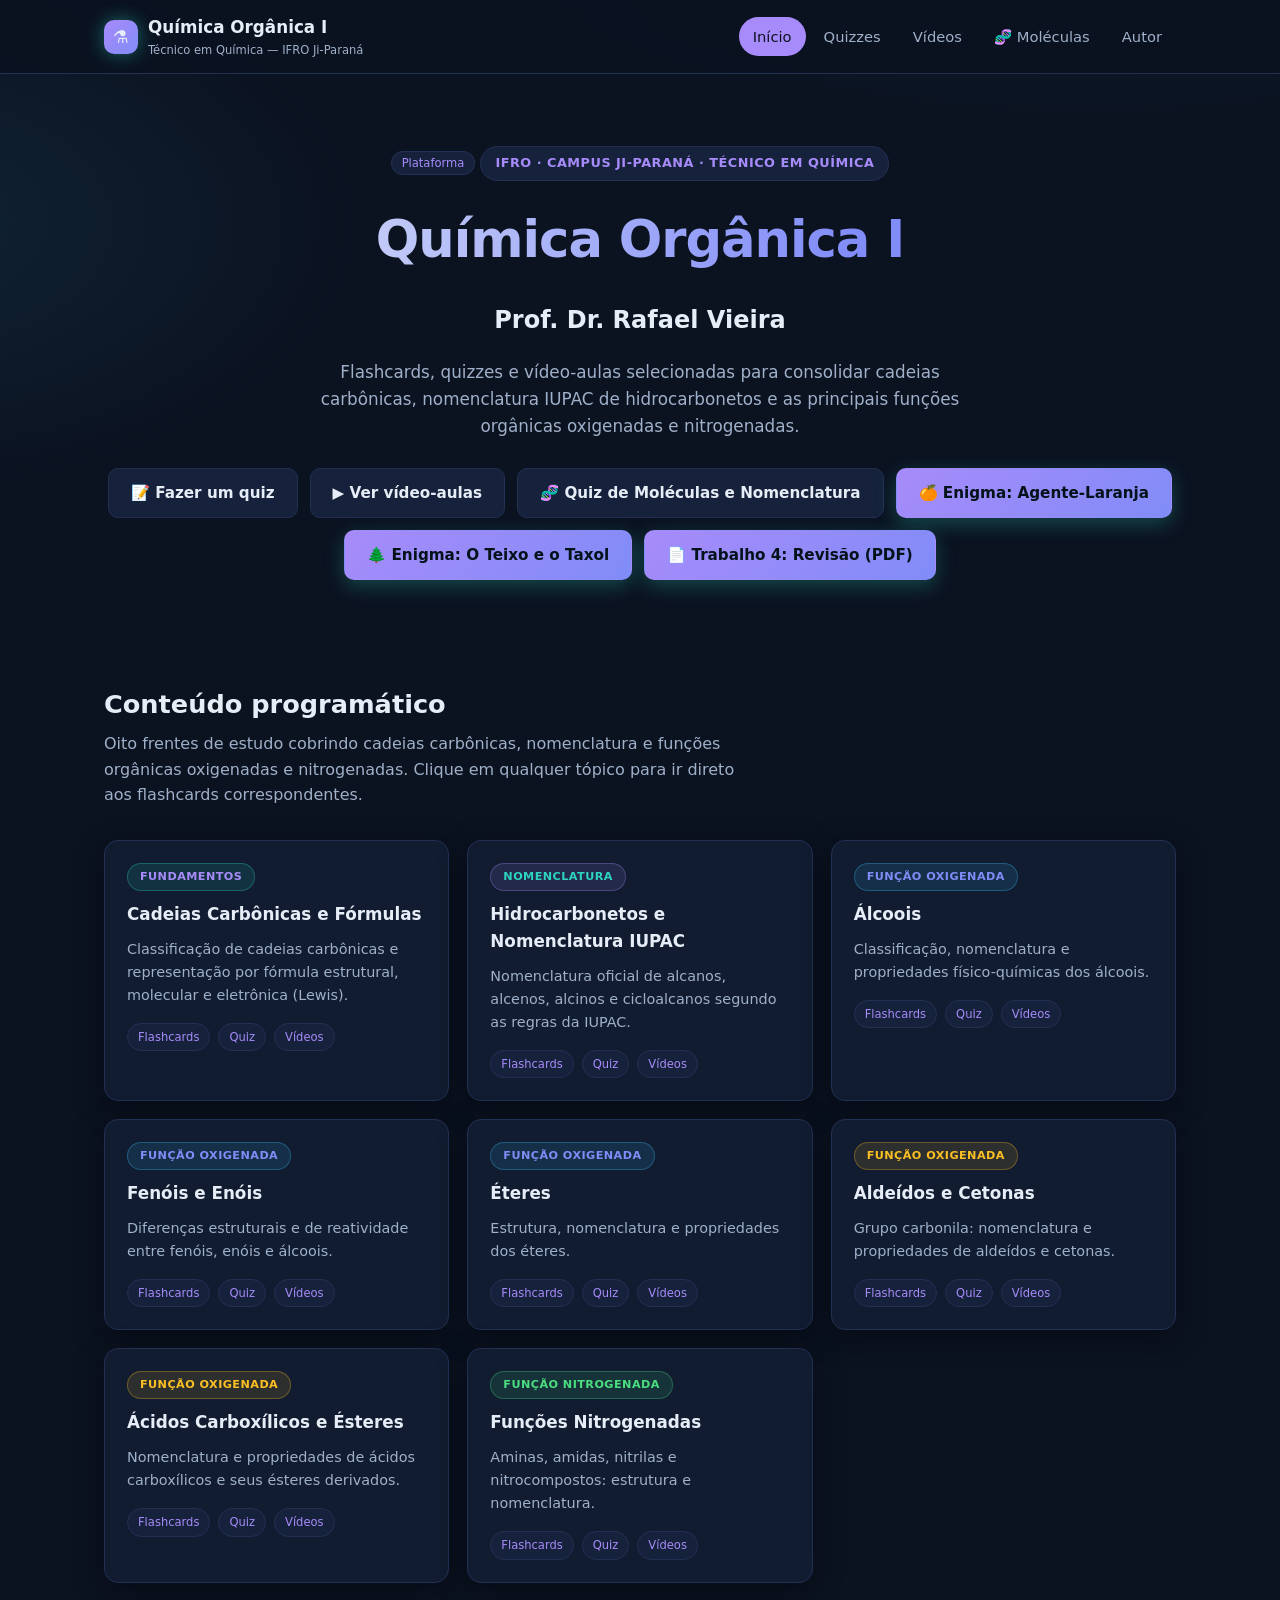
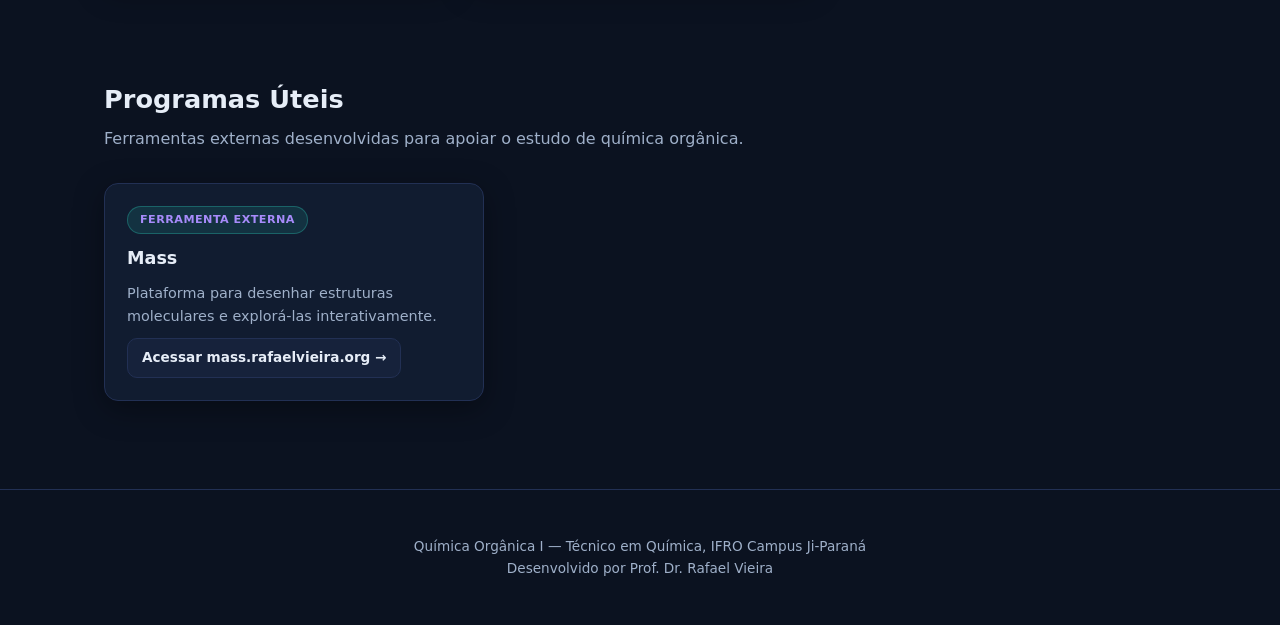
<file: index.html>
<!DOCTYPE html>
<html lang="pt-BR">
<head>
<meta charset="UTF-8">
<meta name="viewport" content="width=device-width, initial-scale=1.0">
<title>Química Orgânica I — IFRO Ji-Paraná</title>
<meta name="description" content="Plataforma de apoio aos estudantes do Técnico em Química do IFRO Campus Ji-Paraná: flashcards, quizzes, vídeos e quiz de moléculas sobre Química Orgânica I.">
<link rel="stylesheet" href="assets/css/style.css">
</head>
<body>

<header class="site-header">
  <nav class="nav">
    <a class="brand" href="index.html">
      <span class="mol">⚗️</span>
      <span>Química Orgânica I<br><small>Técnico em Química — IFRO Ji-Paraná</small></span>
    </a>
    <button class="nav-toggle" aria-label="Abrir menu">☰</button>
    <div class="nav-links">
      <a href="index.html">Início</a>
      <!-- <a href="materiais.html">Materiais</a> -->
      <!-- <a href="exercicios.html">Exercícios</a> -->
      <!-- <a href="flashcards.html">Flashcards</a> -->
      <a href="quizzes.html">Quizzes</a>
      <a href="videos.html">Vídeos</a>
      <!-- <a href="praticas.html">Práticas</a> -->
      <a href="moleculas.html">🧬 Moléculas</a>
      <!-- <a href="cofre-quimico.html">🔐 Cofre</a> -->
      <a href="autor.html">Autor</a>
    </div>
  </nav>
</header>

<section class="hero">
  <div class="container">
    <span class="tag tag-tool">Plataforma</span>
    <span class="eyebrow">IFRO · Campus Ji-Paraná · Técnico em Química</span>
    <h1> Química Orgânica I<br> </h1>
    <h2> Prof. Dr. Rafael Vieira </h2>
    <p class="lead">Flashcards, quizzes e vídeo-aulas selecionadas para consolidar cadeias carbônicas,
      nomenclatura IUPAC de hidrocarbonetos e as principais funções orgânicas oxigenadas e nitrogenadas.</p>
    <div class="hero-actions">
      <!-- <a class="btn btn-ghost" href="flashcards.html">🗂️ Estudar com flashcards</a> -->
      <a class="btn btn-ghost" href="quizzes.html">📝 Fazer um quiz</a>
      <a class="btn btn-ghost" href="videos.html">▶️ Ver vídeo-aulas</a>
      <a class="btn btn-ghost" href="moleculas.html">🧬 Quiz de Moléculas e Nomenclatura</a>
      <!-- <a class="btn btn-primary" href="cofre-quimico.html">🔐 Desafio: Cofre Químico</a> -->
      <a class="btn btn-primary" href="enigma-agente-laranja.html">🍊 Enigma: Agente-Laranja</a>
      <a class="btn btn-primary" href="enigma-taxol.html">🌲 Enigma: O Teixo e o Taxol</a>
      <a class="btn btn-primary" href="aulas/trabalho4_revisao.pdf" target="_blank" rel="noopener">📄 Trabalho 4: Revisão (PDF)</a>
    </div>
  </div>
</section>

<section>
  <div class="container">
    <h2 class="section-title">Conteúdo programático</h2>
    <p class="section-sub">Oito frentes de estudo cobrindo cadeias carbônicas, nomenclatura e funções
      orgânicas oxigenadas e nitrogenadas. Clique em qualquer tópico para ir direto aos flashcards
      correspondentes.</p>
    <div class="grid" id="topics-grid"></div>
  </div>
</section>

<section>
  <div class="container">
    <h2 class="section-title">Programas Úteis</h2>
    <p class="section-sub">Ferramentas externas desenvolvidas para apoiar o estudo de química orgânica.</p>
    <div class="card tool-card">
      <span class="cat-tag teal">Ferramenta externa</span>
      <h3>Mass</h3>
      <p>Plataforma para desenhar estruturas moleculares e explorá-las interativamente.</p>
      <a class="btn btn-ghost btn-sm" href="https://mass.rafaelvieira.org" target="_blank" rel="noopener">Acessar mass.rafaelvieira.org →</a>
    </div>
  </div>
</section>

<footer class="site-footer">
  <div class="container">
    <p>Química Orgânica I — Técnico em Química, IFRO Campus Ji-Paraná<br>
    Desenvolvido por <a href="autor.html">Prof. Dr. Rafael Vieira</a></p>
  </div>
</footer>

<script src="assets/js/topics-data.js"></script>
<script src="assets/js/app.js"></script>
<script>
  document.addEventListener("DOMContentLoaded", () => {
    const grid = document.getElementById("topics-grid");
    TOPICS.forEach(t => {
      const card = document.createElement("a");
      card.href = `flashcards.html?topic=${t.id}`;
      card.className = "card topic-card";
      card.style.color = "inherit";
      card.innerHTML = `
        <span class="cat-tag ${t.catClass}">${t.category}</span>
        <h3>${t.title}</h3>
        <p>${t.description}</p>
        <div class="tags">
          <span class="tag">Flashcards</span>
          <span class="tag">Quiz</span>
          <span class="tag">Vídeos</span>
        </div>
      `;
      grid.appendChild(card);
    });
  });
</script>
</body>
</html>
</file>
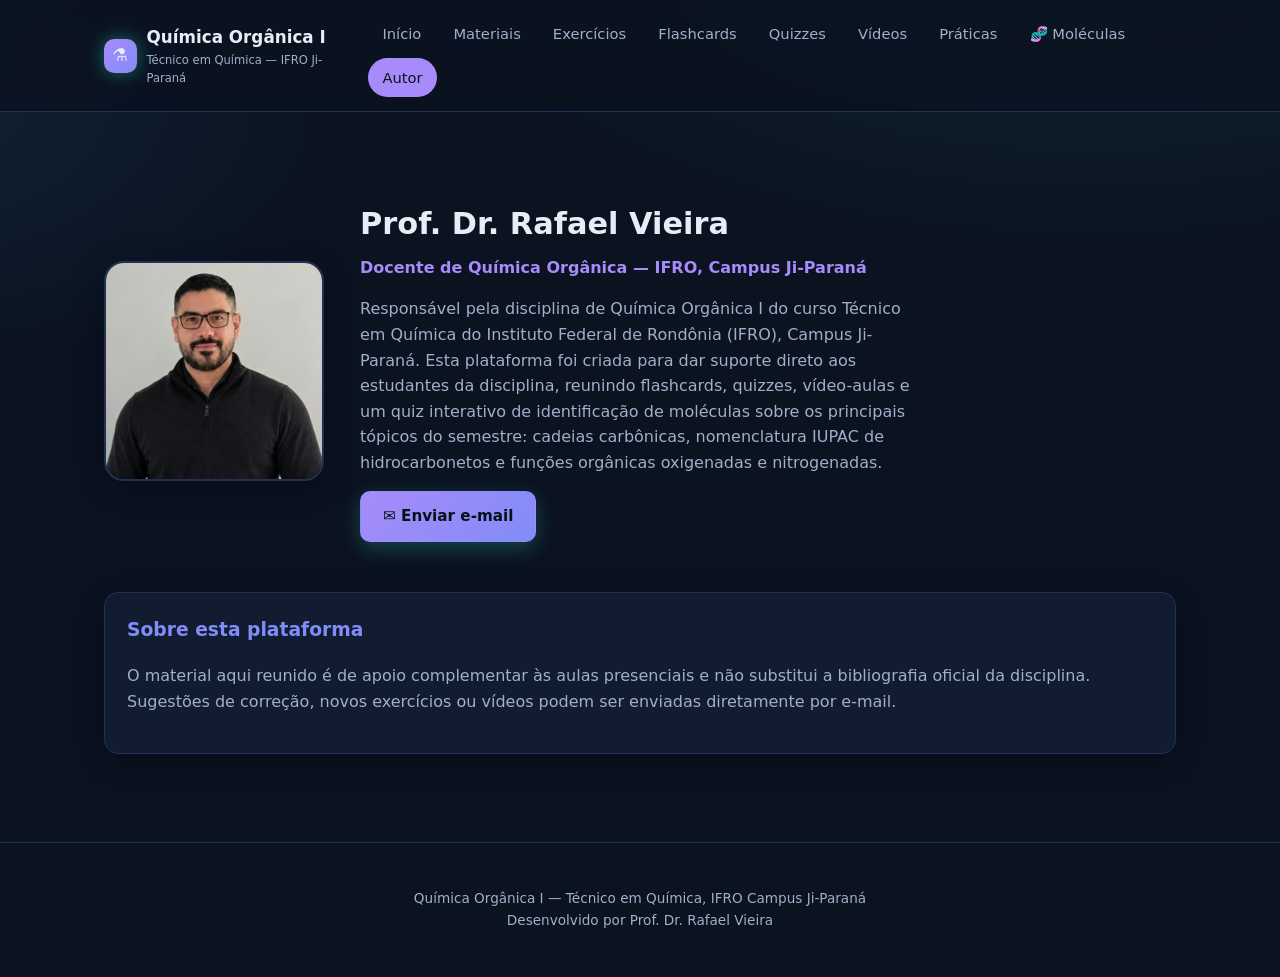
<file: autor.html>
<!DOCTYPE html>
<html lang="pt-BR">
<head>
<meta charset="UTF-8">
<meta name="viewport" content="width=device-width, initial-scale=1.0">
<title>Autor — Química Orgânica I</title>
<link rel="stylesheet" href="assets/css/style.css">
</head>
<body>

<header class="site-header">
  <nav class="nav">
    <a class="brand" href="index.html">
      <span class="mol">⚗️</span>
      <span>Química Orgânica I<br><small>Técnico em Química — IFRO Ji-Paraná</small></span>
    </a>
    <button class="nav-toggle" aria-label="Abrir menu">☰</button>
    <div class="nav-links">
      <a href="index.html">Início</a>
      <a href="materiais.html">Materiais</a>
      <a href="exercicios.html">Exercícios</a>
      <a href="flashcards.html">Flashcards</a>
      <a href="quizzes.html">Quizzes</a>
      <a href="videos.html">Vídeos</a>
      <a href="praticas.html">Práticas</a>
      <a href="moleculas.html">🧬 Moléculas</a>
      <a href="autor.html">Autor</a>
    </div>
  </nav>
</header>

<section>
  <div class="container">
    <div class="author-hero">
      <img class="author-photo" src="assets/img/rafael.jpg" alt="Foto de Prof. Dr. Rafael Vieira">
      <div class="author-info">
        <h1>Prof. Dr. Rafael Vieira</h1>
        <div class="role">Docente de Química Orgânica — IFRO, Campus Ji-Paraná</div>
        <p>Responsável pela disciplina de Química Orgânica I do curso Técnico em Química do
          Instituto Federal de Rondônia (IFRO), Campus Ji-Paraná. Esta plataforma foi criada para dar
          suporte direto aos estudantes da disciplina, reunindo flashcards, quizzes, vídeo-aulas e um
          quiz interativo de identificação de moléculas sobre os principais tópicos do semestre: cadeias
          carbônicas, nomenclatura IUPAC de hidrocarbonetos e funções orgânicas oxigenadas e
          nitrogenadas.</p>
        <div class="author-links">
          <a class="btn btn-primary" href="mailto:vieira.rafa1986@gmail.com">✉️ Enviar e-mail</a>
        </div>
      </div>
    </div>

    <div class="card" style="margin-top: 10px;">
      <h3 style="margin-top:0; color: var(--accent-2);">Sobre esta plataforma</h3>
      <p style="color: var(--text-muted);">O material aqui reunido é de apoio complementar às aulas
        presenciais e não substitui a bibliografia oficial da disciplina. Sugestões de correção, novos
        exercícios ou vídeos podem ser enviadas diretamente por e-mail.</p>
    </div>
  </div>
</section>

<footer class="site-footer">
  <div class="container">
    <p>Química Orgânica I — Técnico em Química, IFRO Campus Ji-Paraná<br>
    Desenvolvido por <a href="autor.html">Prof. Dr. Rafael Vieira</a></p>
  </div>
</footer>

<script src="assets/js/app.js"></script>
</body>
</html>
</file>
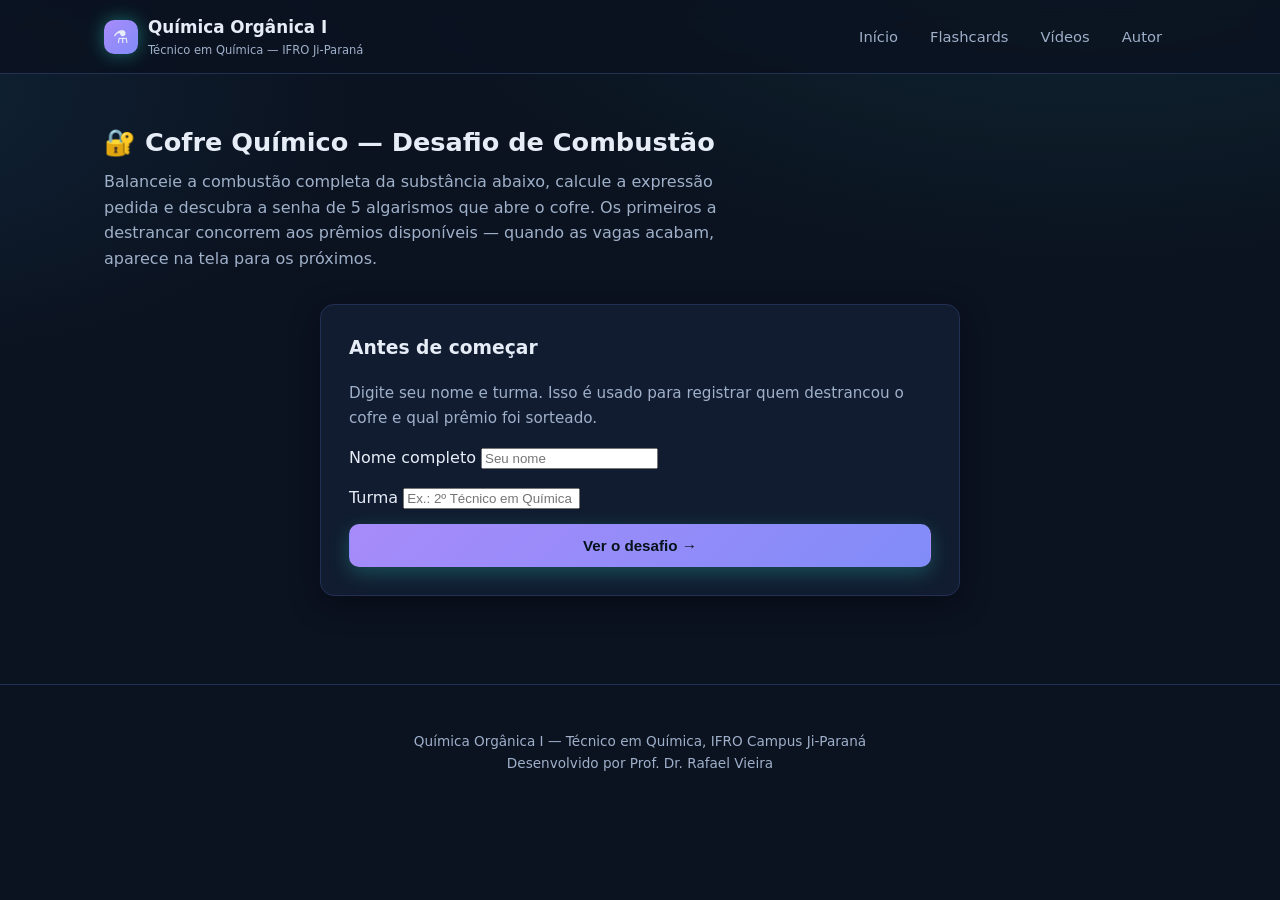
<file: cofre-quimico.html>
<!DOCTYPE html>
<html lang="pt-BR">
<head>
<meta charset="UTF-8">
<meta name="viewport" content="width=device-width, initial-scale=1.0">
<title>Cofre Químico — Desafio de Combustão | Química Orgânica I</title>
<meta name="description" content="Desafio de balanceamento de combustão completa: descubra os coeficientes, calcule a senha de 5 dígitos e destranque o Cofre Químico para concorrer a prêmios.">
<link rel="stylesheet" href="assets/css/style.css">
<style>
  /* ---------- Cofre Químico — estilos específicos desta página ---------- */
  .cofre-card{
    background: var(--surface);
    border: 1px solid var(--border);
    border-radius: var(--radius);
    box-shadow: var(--shadow);
    padding: 28px;
    max-width: 640px;
    margin: 0 auto;
  }
  .cofre-card h3{ margin-top: 0; }
  .cofre-sub{ color: var(--text-muted); font-size: 0.95rem; }

  .cofre-mol-frame{
    background: var(--surface-2);
    border: 1px solid var(--border);
    border-radius: 10px;
    padding: 14px;
    text-align: center;
    margin: 16px 0 20px;
  }
  .cofre-mol-frame img{ max-width: 100%; max-height: 260px; margin: 0 auto; background: #fff; border-radius: 6px; }
  .cofre-mol-caption{ color: var(--text-muted); font-size: 0.82rem; margin-top: 8px; }

  .cofre-steps{ padding-left: 1.2em; }
  .cofre-steps li{ margin-bottom: 8px; }
  .cofre-formula{
    font-family: var(--font-mono);
    background: var(--surface-2);
    border: 1px solid var(--border);
    border-radius: 8px;
    padding: 14px 16px;
    margin: 14px 0;
    text-align: center;
    font-size: 1.05rem;
    letter-spacing: 0.3px;
  }
  .cofre-legend{
    display: grid;
    grid-template-columns: repeat(auto-fit, minmax(150px,1fr));
    gap: 6px 14px;
    font-size: 0.88rem;
    color: var(--text-muted);
    margin: 10px 0 4px;
  }
  .cofre-legend b{ color: var(--text); font-family: var(--font-mono); }

  .cofre-safe{
    text-align: center;
    margin-top: 26px;
    padding-top: 22px;
    border-top: 1px dashed var(--border);
  }
  .cofre-lock-icon{ font-size: 2.4rem; margin-bottom: 6px; }
  .cofre-digits{
    display: flex;
    justify-content: center;
    gap: 10px;
    margin: 14px 0;
  }
  .cofre-digit{
    width: 46px; height: 56px;
    text-align: center;
    font-size: 1.6rem;
    font-family: var(--font-mono);
    color: var(--text);
    background: var(--surface-2);
    border: 2px solid var(--border);
    border-radius: 8px;
    outline: none;
  }
  .cofre-digit:focus{ border-color: var(--accent); box-shadow: 0 0 0 3px rgba(167,139,250,0.25); }
  .cofre-safe.cofre-unlocked .cofre-digit{ border-color: var(--success); color: var(--success); }
  @keyframes cofre-shake-kf{
    10%,90% { transform: translateX(-2px); }
    20%,80% { transform: translateX(4px); }
    30%,50%,70% { transform: translateX(-8px); }
    40%,60% { transform: translateX(8px); }
  }
  .cofre-shake .cofre-digits{ animation: cofre-shake-kf 0.5s; }
  .cofre-msg{ min-height: 1.4em; font-size: 0.92rem; margin-top: 4px; }
  .cofre-msg.ok{ color: var(--success); }
  .cofre-msg.err{ color: var(--danger); }
  .cofre-msg.warn{ color: var(--warning); }

  .cofre-prizes{
    display: grid;
    grid-template-columns: repeat(auto-fit, minmax(190px,1fr));
    gap: 12px;
    margin-top: 14px;
  }
  .cofre-prize-btn{
    display: flex; flex-direction: column; gap: 6px;
    background: var(--surface-2);
    border: 1px solid var(--border);
    border-radius: 10px;
    padding: 14px;
    color: var(--text);
    cursor: pointer;
    font-family: var(--font-body);
    text-align: left;
    transition: all .15s ease;
  }
  .cofre-prize-btn:hover:not(:disabled){ border-color: var(--accent); background: var(--surface); }
  .cofre-prize-btn:disabled{ opacity: 0.45; cursor: not-allowed; text-decoration: line-through; }
  .cofre-prize-label{ font-weight: 600; }
  .cofre-prize-vagas{ font-size: 0.8rem; color: var(--text-muted); }
  .cofre-warn-inline{ color: var(--warning); }

  .cofre-final{
    text-align: center;
    padding: 18px 6px 4px;
    font-size: 1.05rem;
  }
  .cofre-registered{ display: block; margin-top: 10px; font-size: 0.85rem; color: var(--text-muted); }

  .cofre-gate .field{ margin-bottom: 14px; }
</style>
</head>
<body>

<header class="site-header">
  <nav class="nav">
    <a class="brand" href="index.html">
      <span class="mol">⚗️</span>
      <span>Química Orgânica I<br><small>Técnico em Química — IFRO Ji-Paraná</small></span>
    </a>
    <button class="nav-toggle" aria-label="Abrir menu">☰</button>
    <div class="nav-links">
      <a href="index.html">Início</a>
      <!-- <a href="materiais.html">Materiais</a> -->
      <!-- <a href="exercicios.html">Exercícios</a> -->
      <a href="flashcards.html">Flashcards</a>
      <!-- <a href="quizzes.html">Quizzes</a> -->
      <a href="videos.html">Vídeos</a>
      <!-- <a href="praticas.html">Práticas</a> -->
      <!-- <a href="moleculas.html">🧬 Moléculas</a> -->
      <a href="autor.html">Autor</a>
    </div>
  </nav>
</header>

<section>
  <div class="container">
    <h1 class="section-title">🔐 Cofre Químico — Desafio de Combustão</h1>
    <p class="section-sub">Balanceie a combustão completa da substância abaixo, calcule a expressão pedida
      e descubra a senha de 5 algarismos que abre o cofre. Os primeiros a destrancar concorrem aos
      prêmios disponíveis — quando as vagas acabam, aparece na tela para os próximos.</p>

    <div id="cofre-body"></div>
  </div>
</section>

<footer class="site-footer">
  <div class="container">
    <p>Química Orgânica I — Técnico em Química, IFRO Campus Ji-Paraná<br>
    Desenvolvido por <a href="autor.html">Prof. Dr. Rafael Vieira</a></p>
  </div>
</footer>

<script src="assets/js/sheets-config.js"></script>
<script src="assets/js/app.js"></script>
<script src="assets/js/cofre-quiz.js"></script>
</body>
</html>
</file>
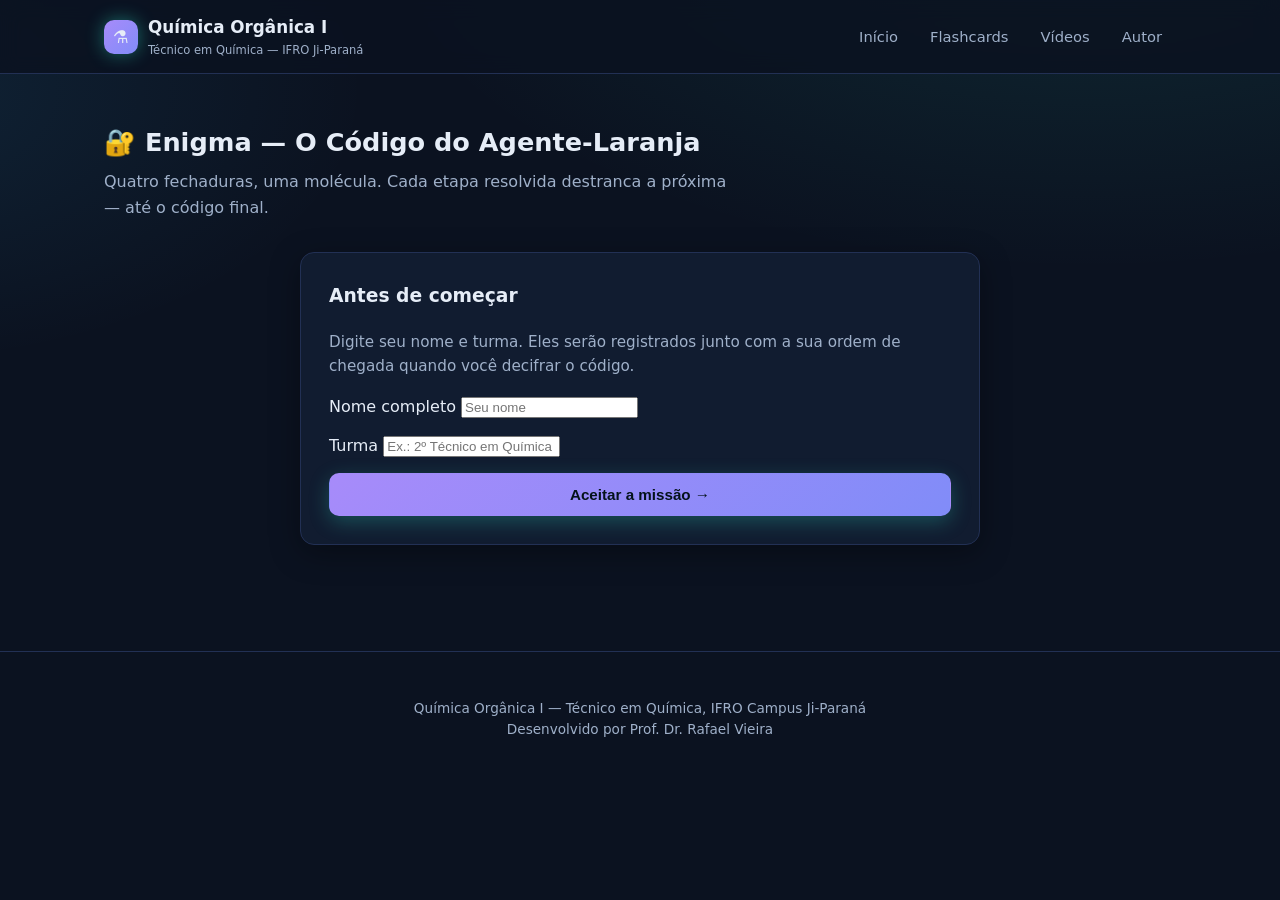
<file: enigma-agente-laranja.html>
<!DOCTYPE html>
<html lang="pt-BR">
<head>
<meta charset="UTF-8">
<meta name="viewport" content="width=device-width, initial-scale=1.0">
<title>Enigma — O Código do Agente-Laranja | Química Orgânica I</title>
<meta name="description" content="Enigma em 4 etapas: identifique as funções orgânicas do Agente-Laranja (2,4-D), calcule sua massa molar, balanceie a combustão completa e descubra o código secreto.">
<link rel="stylesheet" href="assets/css/style.css">
<style>
  /* ---------- Enigma do Agente-Laranja — estilos desta página ---------- */
  .enig-card{
    background: var(--surface);
    border: 1px solid var(--border);
    border-radius: var(--radius);
    box-shadow: var(--shadow);
    padding: 28px;
    max-width: 680px;
    margin: 0 auto 18px;
  }
  .enig-card h3{ margin-top: 0; }
  .enig-sub{ color: var(--text-muted); font-size: 0.95rem; }
  .enig-story{
    border-left: 3px solid #f97316;
    background: var(--surface-2);
    border-radius: 0 10px 10px 0;
    padding: 14px 16px;
    margin: 14px 0;
    font-size: 0.95rem;
  }
  .enig-story em{ color: #fdba74; font-style: normal; }

  .enig-mol-frame{
    background: var(--surface-2);
    border: 1px solid var(--border);
    border-radius: 10px;
    padding: 14px;
    text-align: center;
    margin: 16px 0 6px;
  }
  .enig-mol-frame img{ max-width: 100%; max-height: 280px; margin: 0 auto; background: #fff; border-radius: 6px; padding: 6px; }

  /* barra de progresso das 4 etapas */
  .enig-progress{
    display: flex; gap: 8px; justify-content: center; flex-wrap: wrap;
    max-width: 680px; margin: 0 auto 18px;
  }
  .enig-pill{
    font-size: 0.8rem; padding: 6px 12px; border-radius: 999px;
    background: var(--surface-2); border: 1px solid var(--border); color: var(--text-muted);
  }
  .enig-pill.on{ border-color: #f97316; color: var(--text); }
  .enig-pill.done{ border-color: var(--success); color: var(--success); }

  /* etapas */
  .enig-stage{ position: relative; transition: opacity .25s ease; }
  .enig-stage.locked{ opacity: 0.42; pointer-events: none; user-select: none; }
  .enig-stage.locked .enig-stage-body{ filter: blur(3px); }
  .enig-stage-tag{
    display: inline-block; font-size: 0.75rem; letter-spacing: .5px; text-transform: uppercase;
    color: #fdba74; margin-bottom: 4px;
  }
  .enig-stage.solved .enig-stage-tag{ color: var(--success); }

  .enig-options{ display: grid; gap: 8px; margin: 12px 0; }
  .enig-opt{
    display: flex; gap: 10px; align-items: flex-start;
    background: var(--surface-2); border: 1px solid var(--border); border-radius: 10px;
    padding: 11px 14px; color: var(--text); cursor: pointer; text-align: left;
    font-family: var(--font-body); font-size: 0.95rem; transition: all .15s ease;
  }
  .enig-opt:hover:not(:disabled){ border-color: #f97316; }
  .enig-opt b{ font-family: var(--font-mono); color: #fdba74; }
  .enig-opt.wrong{ border-color: var(--danger); opacity: .55; text-decoration: line-through; }
  .enig-opt.right{ border-color: var(--success); background: rgba(74,222,128,0.08); }
  .enig-opt:disabled{ cursor: default; }

  .enig-row{ display: flex; gap: 10px; align-items: center; flex-wrap: wrap; margin: 12px 0; }
  .enig-input{
    font-family: var(--font-mono); font-size: 1.1rem; width: 140px;
    padding: 10px 12px; color: var(--text); background: var(--surface-2);
    border: 2px solid var(--border); border-radius: 8px; outline: none;
  }
  .enig-input:focus{ border-color: #f97316; }
  .enig-unit{ color: var(--text-muted); font-family: var(--font-mono); }

  .enig-formula{
    font-family: var(--font-mono);
    background: var(--surface-2);
    border: 1px solid var(--border);
    border-radius: 8px;
    padding: 14px 16px;
    margin: 14px 0;
    text-align: center;
    font-size: 1.02rem;
    letter-spacing: 0.3px;
    overflow-x: auto;
  }
  .enig-frac{ display: inline-flex; flex-direction: column; vertical-align: middle; text-align: center; }
  .enig-frac > span:first-child{ border-bottom: 1.5px solid var(--text); padding: 0 6px 3px; }
  .enig-frac > span:last-child{ padding-top: 3px; }
  .enig-legend{
    display: grid;
    grid-template-columns: repeat(auto-fit, minmax(170px,1fr));
    gap: 6px 14px;
    font-size: 0.88rem;
    color: var(--text-muted);
    margin: 10px 0 4px;
  }
  .enig-legend b{ color: var(--text); font-family: var(--font-mono); }
  .enig-masses{ font-family: var(--font-mono); font-size: 0.85rem; color: var(--text-muted); }

  .enig-msg{ min-height: 1.4em; font-size: 0.92rem; margin-top: 6px; }
  .enig-msg.ok{ color: var(--success); }
  .enig-msg.err{ color: var(--danger); }
  .enig-msg.warn{ color: var(--warning); }

  /* cadeado final (mesmo visual do Cofre Químico) */
  .enig-safe{ text-align: center; margin-top: 18px; padding-top: 18px; border-top: 1px dashed var(--border); }
  .enig-lock-icon{ font-size: 2.4rem; margin-bottom: 6px; }
  .enig-digits{ display: flex; justify-content: center; gap: 10px; margin: 14px 0; }
  .enig-digit{
    width: 50px; height: 60px; text-align: center; font-size: 1.7rem;
    font-family: var(--font-mono); color: var(--text); background: var(--surface-2);
    border: 2px solid var(--border); border-radius: 8px; outline: none;
  }
  .enig-digit:focus{ border-color: #f97316; box-shadow: 0 0 0 3px rgba(249,115,22,0.25); }
  .enig-safe.unlocked .enig-digit{ border-color: var(--success); color: var(--success); }
  @keyframes enig-shake-kf{
    10%,90% { transform: translateX(-2px); }
    20%,80% { transform: translateX(4px); }
    30%,50%,70% { transform: translateX(-8px); }
    40%,60% { transform: translateX(8px); }
  }
  .enig-shake{ animation: enig-shake-kf 0.5s; }

  .enig-final{ text-align: center; padding: 10px 6px 4px; font-size: 1.05rem; }
  .enig-final .big{ font-size: 2.6rem; display: block; margin-bottom: 6px; }
  .enig-registered{ display: block; margin-top: 10px; font-size: 0.85rem; color: var(--text-muted); }
  .enig-gate .field{ margin-bottom: 14px; }
</style>
</head>
<body>

<header class="site-header">
  <nav class="nav">
    <a class="brand" href="index.html">
      <span class="mol">⚗️</span>
      <span>Química Orgânica I<br><small>Técnico em Química — IFRO Ji-Paraná</small></span>
    </a>
    <button class="nav-toggle" aria-label="Abrir menu">☰</button>
    <div class="nav-links">
      <a href="index.html">Início</a>
      <a href="flashcards.html">Flashcards</a>
      <a href="videos.html">Vídeos</a>
      <!-- <a href="cofre-quimico.html">🔐 Cofre</a> -->
      <a href="autor.html">Autor</a>
    </div>
  </nav>
</header>

<section>
  <div class="container">
    <h1 class="section-title">🔐 Enigma — O Código do Agente-Laranja</h1>
    <p class="section-sub">Quatro fechaduras, uma molécula. Cada etapa resolvida destranca a próxima —
      até o código final.</p>

    <div id="enig-body"></div>
  </div>
</section>

<footer class="site-footer">
  <div class="container">
    <p>Química Orgânica I — Técnico em Química, IFRO Campus Ji-Paraná<br>
    Desenvolvido por <a href="autor.html">Prof. Dr. Rafael Vieira</a></p>
  </div>
</footer>

<script src="assets/js/sheets-config.js"></script>
<script src="assets/js/app.js"></script>
<script src="assets/js/enigma-laranja.js"></script>
</body>
</html>
</file>
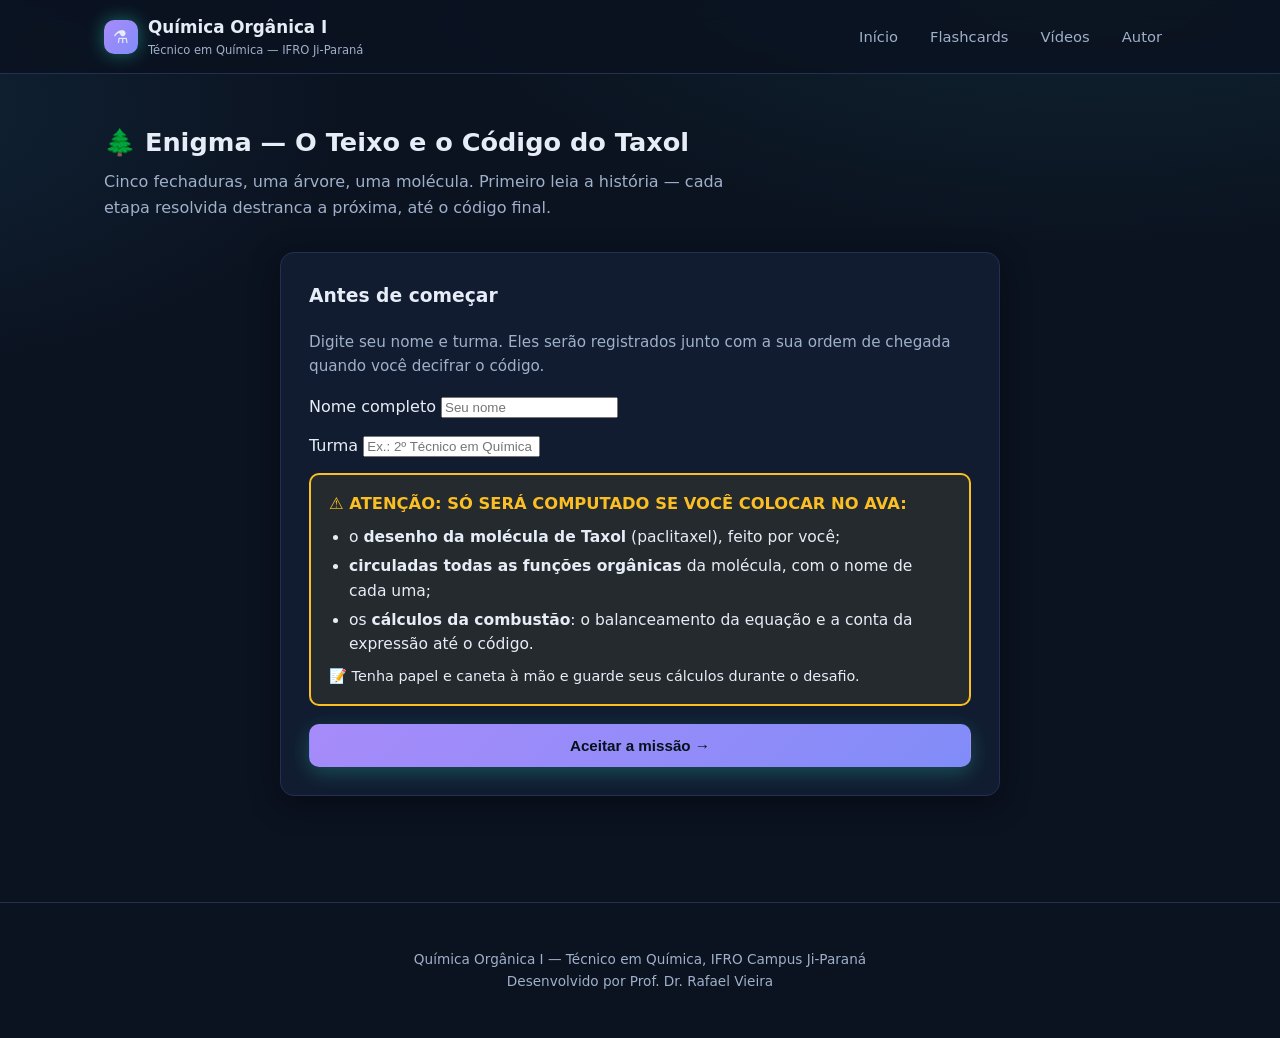
<file: enigma-taxol.html>
<!DOCTYPE html>
<html lang="pt-BR">
<head>
<meta charset="UTF-8">
<meta name="viewport" content="width=device-width, initial-scale=1.0">
<title>Enigma — O Teixo e o Código do Taxol | Química Orgânica I</title>
<meta name="description" content="Enigma em 5 etapas: interprete o texto do teixo, identifique as funções orgânicas do paclitaxel (Taxol), monte sua fórmula, balanceie a combustão completa e descubra o código secreto.">
<link rel="stylesheet" href="assets/css/style.css">
<style>
  /* ---------- Enigma do Taxol — estilos desta página ---------- */
  :root{ --enig-acc: #22c55e; --enig-acc-soft: #86efac; --enig-acc-glow: rgba(34,197,94,0.25); }

  .enig-card{
    background: var(--surface);
    border: 1px solid var(--border);
    border-radius: var(--radius);
    box-shadow: var(--shadow);
    padding: 28px;
    max-width: 720px;
    margin: 0 auto 18px;
  }
  .enig-card h3{ margin-top: 0; }
  .enig-sub{ color: var(--text-muted); font-size: 0.95rem; }
  .enig-story{
    border-left: 3px solid var(--enig-acc);
    background: var(--surface-2);
    border-radius: 0 10px 10px 0;
    padding: 14px 16px;
    margin: 14px 0;
    font-size: 0.95rem;
  }
  .enig-story em{ color: var(--enig-acc-soft); font-style: normal; }

  /* o texto literário */
  .enig-text{
    background: var(--surface-2);
    border: 1px solid var(--border);
    border-radius: 10px;
    padding: 18px 20px;
    margin: 14px 0;
    max-height: 460px;
    overflow-y: auto;
    font-size: 0.97rem;
    line-height: 1.65;
  }
  .enig-text p{ margin: 0 0 10px; }
  .enig-text p.fala{ padding-left: 14px; }
  .enig-text p.fala::before{ content: "— "; color: var(--enig-acc-soft); margin-left: -14px; }
  .enig-text .credit{ font-size: 0.82rem; color: var(--text-muted); text-align: right; margin-top: 12px; }
  .enig-box{
    display: flex; gap: 12px; align-items: flex-start;
    border: 1px dashed var(--enig-acc);
    border-radius: 10px;
    padding: 12px 14px;
    margin: 14px 0 4px;
    font-size: 0.92rem;
  }
  .enig-box .ico{ font-size: 1.8rem; line-height: 1; }
  .enig-box strong{ color: var(--enig-acc-soft); }

  .enig-mol-frame{
    background: var(--surface-2);
    border: 1px solid var(--border);
    border-radius: 10px;
    padding: 14px;
    text-align: center;
    margin: 16px 0 6px;
  }
  .enig-mol-frame img{ max-width: 100%; max-height: 330px; margin: 0 auto; background: #fff; border-radius: 6px; padding: 6px; }
  .enig-mol-cap{ font-size: 0.85rem; color: var(--text-muted); margin-top: 8px; }

  /* barra de progresso das 5 etapas */
  .enig-progress{
    display: flex; gap: 8px; justify-content: center; flex-wrap: wrap;
    max-width: 720px; margin: 0 auto 18px;
  }
  .enig-pill{
    font-size: 0.8rem; padding: 6px 12px; border-radius: 999px;
    background: var(--surface-2); border: 1px solid var(--border); color: var(--text-muted);
  }
  .enig-pill.on{ border-color: var(--enig-acc); color: var(--text); }
  .enig-pill.done{ border-color: var(--success); color: var(--success); }

  /* etapas */
  .enig-stage{ position: relative; transition: opacity .25s ease; }
  .enig-stage.locked{ opacity: 0.42; pointer-events: none; user-select: none; }
  .enig-stage.locked .enig-stage-body{ filter: blur(3px); }
  .enig-stage-tag{
    display: inline-block; font-size: 0.75rem; letter-spacing: .5px; text-transform: uppercase;
    color: var(--enig-acc-soft); margin-bottom: 4px;
  }
  .enig-stage.solved .enig-stage-tag{ color: var(--success); }

  /* perguntas de leitura (uma de cada vez) */
  .enig-q{ border-top: 1px dashed var(--border); padding-top: 14px; margin-top: 14px; }
  .enig-q:first-of-type{ border-top: none; padding-top: 0; margin-top: 6px; }
  .enig-q.hidden{ display: none; }
  .enig-q-num{ font-family: var(--font-mono); font-size: 0.8rem; color: var(--enig-acc-soft); }
  .enig-q h4{ margin: 4px 0 6px; font-size: 1.02rem; }

  .enig-options{ display: grid; gap: 8px; margin: 12px 0; }
  .enig-opt{
    display: flex; gap: 10px; align-items: flex-start;
    background: var(--surface-2); border: 1px solid var(--border); border-radius: 10px;
    padding: 11px 14px; color: var(--text); cursor: pointer; text-align: left;
    font-family: var(--font-body); font-size: 0.95rem; transition: all .15s ease;
  }
  .enig-opt:hover:not(:disabled){ border-color: var(--enig-acc); }
  .enig-opt b{ font-family: var(--font-mono); color: var(--enig-acc-soft); }
  .enig-opt.wrong{ border-color: var(--danger); opacity: .55; text-decoration: line-through; }
  .enig-opt.right{ border-color: var(--success); background: rgba(74,222,128,0.08); }
  .enig-opt:disabled{ cursor: default; }

  /* checklist das funções */
  .enig-checks{ display: grid; grid-template-columns: repeat(auto-fit, minmax(180px, 1fr)); gap: 8px; margin: 14px 0; }
  .enig-check{
    display: flex; align-items: center; gap: 10px;
    background: var(--surface-2); border: 1px solid var(--border); border-radius: 10px;
    padding: 10px 12px; cursor: pointer; font-size: 0.95rem; user-select: none;
    transition: all .15s ease;
  }
  .enig-check:hover{ border-color: var(--enig-acc); }
  .enig-check input{ accent-color: var(--enig-acc); width: 18px; height: 18px; margin: 0; }
  .enig-check.sel{ border-color: var(--enig-acc); background: rgba(34,197,94,0.08); }
  .enig-checks.done .enig-check{ pointer-events: none; }
  .enig-checks.done .enig-check.sel{ border-color: var(--success); }

  .enig-row{ display: flex; gap: 10px; align-items: center; flex-wrap: wrap; margin: 12px 0; }
  .enig-input{
    font-family: var(--font-mono); font-size: 1.1rem; width: 140px;
    padding: 10px 12px; color: var(--text); background: var(--surface-2);
    border: 2px solid var(--border); border-radius: 8px; outline: none;
  }
  .enig-input:focus{ border-color: var(--enig-acc); }
  .enig-input.ok{ border-color: var(--success); color: var(--success); }
  .enig-input.bad{ border-color: var(--danger); }
  .enig-unit{ color: var(--text-muted); font-family: var(--font-mono); }

  /* fórmula molecular C?H?N?O? */
  .enig-formula-inputs{
    display: flex; align-items: center; justify-content: center; flex-wrap: wrap; gap: 4px 2px;
    font-family: var(--font-mono); font-size: 1.4rem; margin: 16px 0 8px;
  }
  .enig-formula-inputs .el{ padding: 0 2px 0 8px; }
  .enig-formula-inputs .enig-input{ width: 64px; font-size: 1rem; padding: 8px 6px; text-align: center; }

  .enig-formula{
    font-family: var(--font-mono);
    background: var(--surface-2);
    border: 1px solid var(--border);
    border-radius: 8px;
    padding: 14px 16px;
    margin: 14px 0;
    text-align: center;
    font-size: 1.02rem;
    letter-spacing: 0.3px;
    overflow-x: auto;
  }
  .enig-frac{ display: inline-flex; flex-direction: column; vertical-align: middle; text-align: center; }
  .enig-frac > span:first-child{ border-bottom: 1.5px solid var(--text); padding: 0 6px 3px; }
  .enig-frac > span:last-child{ padding-top: 3px; }
  .enig-legend{
    display: grid;
    grid-template-columns: repeat(auto-fit, minmax(170px,1fr));
    gap: 6px 14px;
    font-size: 0.88rem;
    color: var(--text-muted);
    margin: 10px 0 4px;
  }
  .enig-legend b{ color: var(--text); font-family: var(--font-mono); }
  .enig-masses{ font-family: var(--font-mono); font-size: 0.85rem; color: var(--text-muted); }
  .enig-sub-step{ margin-top: 18px; padding-top: 16px; border-top: 1px dashed var(--border); }
  .enig-sub-step.hidden{ display: none; }

  .enig-msg{ min-height: 1.4em; font-size: 0.92rem; margin-top: 6px; }
  .enig-msg.ok{ color: var(--success); }
  .enig-msg.err{ color: var(--danger); }
  .enig-msg.warn{ color: var(--warning); }

  /* cadeado final */
  .enig-safe{ text-align: center; margin-top: 18px; padding-top: 18px; border-top: 1px dashed var(--border); }
  .enig-lock-icon{ font-size: 2.4rem; margin-bottom: 6px; }
  .enig-digits{ display: flex; justify-content: center; gap: 10px; margin: 14px 0; }
  .enig-digit{
    width: 50px; height: 60px; text-align: center; font-size: 1.7rem;
    font-family: var(--font-mono); color: var(--text); background: var(--surface-2);
    border: 2px solid var(--border); border-radius: 8px; outline: none;
  }
  .enig-digit:focus{ border-color: var(--enig-acc); box-shadow: 0 0 0 3px var(--enig-acc-glow); }
  .enig-safe.unlocked .enig-digit{ border-color: var(--success); color: var(--success); }
  @keyframes enig-shake-kf{
    10%,90% { transform: translateX(-2px); }
    20%,80% { transform: translateX(4px); }
    30%,50%,70% { transform: translateX(-8px); }
    40%,60% { transform: translateX(8px); }
  }
  .enig-shake{ animation: enig-shake-kf 0.5s; }

  .enig-final{ text-align: center; padding: 10px 6px 4px; font-size: 1.05rem; }
  .enig-final .big{ font-size: 2.6rem; display: block; margin-bottom: 6px; }
  .enig-registered{ display: block; margin-top: 10px; font-size: 0.85rem; color: var(--text-muted); }
  .enig-gate .field{ margin-bottom: 14px; }
  .enig-ava{
    margin-top: 18px; padding: 16px 18px; border-radius: 10px;
    border: 2px solid var(--warning); background: rgba(250,204,21,0.08);
    text-align: left; font-size: 0.97rem;
  }
  .enig-ava .ava-title{ display: block; color: var(--warning); margin-bottom: 8px; font-size: 1.02rem; }
  .enig-ava ul{ margin: 0; padding-left: 20px; }
  .enig-ava li{ margin: 4px 0; }
  .enig-ava li strong{ color: var(--text); }

  @media (max-width: 560px){
    .enig-card{ padding: 20px 16px; }
    .enig-text{ padding: 14px; max-height: 380px; }
    .enig-digit{ width: 44px; height: 54px; }
  }
</style>
</head>
<body>

<header class="site-header">
  <nav class="nav">
    <a class="brand" href="index.html">
      <span class="mol">⚗️</span>
      <span>Química Orgânica I<br><small>Técnico em Química — IFRO Ji-Paraná</small></span>
    </a>
    <button class="nav-toggle" aria-label="Abrir menu">☰</button>
    <div class="nav-links">
      <a href="index.html">Início</a>
      <a href="flashcards.html">Flashcards</a>
      <a href="videos.html">Vídeos</a>
      <a href="autor.html">Autor</a>
    </div>
  </nav>
</header>

<section>
  <div class="container">
    <h1 class="section-title">🌲 Enigma — O Teixo e o Código do Taxol</h1>
    <p class="section-sub">Cinco fechaduras, uma árvore, uma molécula. Primeiro leia a história — cada etapa
      resolvida destranca a próxima, até o código final.</p>

    <div id="enig-body"></div>
  </div>
</section>

<footer class="site-footer">
  <div class="container">
    <p>Química Orgânica I — Técnico em Química, IFRO Campus Ji-Paraná<br>
    Desenvolvido por <a href="autor.html">Prof. Dr. Rafael Vieira</a></p>
  </div>
</footer>

<script src="assets/js/sheets-config.js"></script>
<script src="assets/js/app.js"></script>
<script src="assets/js/enigma-taxol.js"></script>
</body>
</html>
</file>
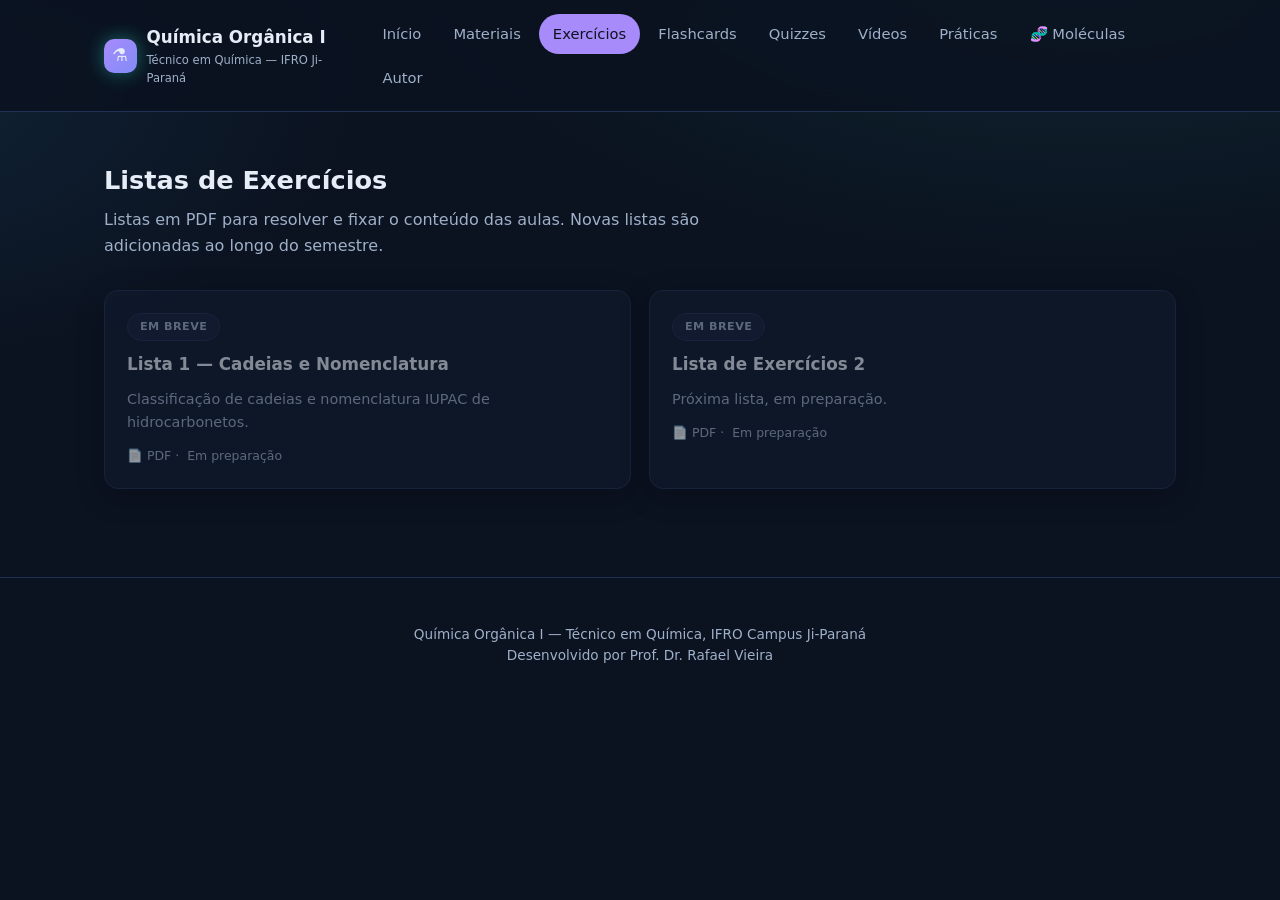
<file: exercicios.html>
<!DOCTYPE html>
<html lang="pt-BR">
<head>
<meta charset="UTF-8">
<meta name="viewport" content="width=device-width, initial-scale=1.0">
<title>Exercícios — Química Orgânica I</title>
<meta name="description" content="Listas de exercícios em PDF da disciplina de Química Orgânica I do IFRO Campus Ji-Paraná.">
<link rel="stylesheet" href="assets/css/style.css">
</head>
<body>

<header class="site-header">
  <nav class="nav">
    <a class="brand" href="index.html">
      <span class="mol">⚗️</span>
      <span>Química Orgânica I<br><small>Técnico em Química — IFRO Ji-Paraná</small></span>
    </a>
    <button class="nav-toggle" aria-label="Abrir menu">☰</button>
    <div class="nav-links">
      <a href="index.html">Início</a>
      <a href="materiais.html">Materiais</a>
      <a href="exercicios.html">Exercícios</a>
      <a href="flashcards.html">Flashcards</a>
      <a href="quizzes.html">Quizzes</a>
      <a href="videos.html">Vídeos</a>
      <a href="praticas.html">Práticas</a>
      <a href="moleculas.html">🧬 Moléculas</a>
      <a href="autor.html">Autor</a>
    </div>
  </nav>
</header>

<section>
  <div class="container">
    <h1 class="section-title">Listas de Exercícios</h1>
    <p class="section-sub">Listas em PDF para resolver e fixar o conteúdo das aulas. Novas listas são
      adicionadas ao longo do semestre.</p>

    <div class="material-grid" id="exercicios-grid">

      <div class="card material-card soon">
        <span class="cat-tag muted">Em breve</span>
        <h3>Lista 1 — Cadeias e Nomenclatura</h3>
        <p>Classificação de cadeias e nomenclatura IUPAC de hidrocarbonetos.</p>
        <div class="material-meta">📄 PDF · <span>Em preparação</span></div>
      </div>

      <div class="card material-card soon">
        <span class="cat-tag muted">Em breve</span>
        <h3>Lista de Exercícios 2</h3>
        <p>Próxima lista, em preparação.</p>
        <div class="material-meta">📄 PDF · <span>Em preparação</span></div>
      </div>

    </div>
  </div>
</section>

<footer class="site-footer">
  <div class="container">
    <p>Química Orgânica I — Técnico em Química, IFRO Campus Ji-Paraná<br>
    Desenvolvido por <a href="autor.html">Prof. Dr. Rafael Vieira</a></p>
  </div>
</footer>

<script src="assets/js/app.js"></script>
</body>
</html>
</file>
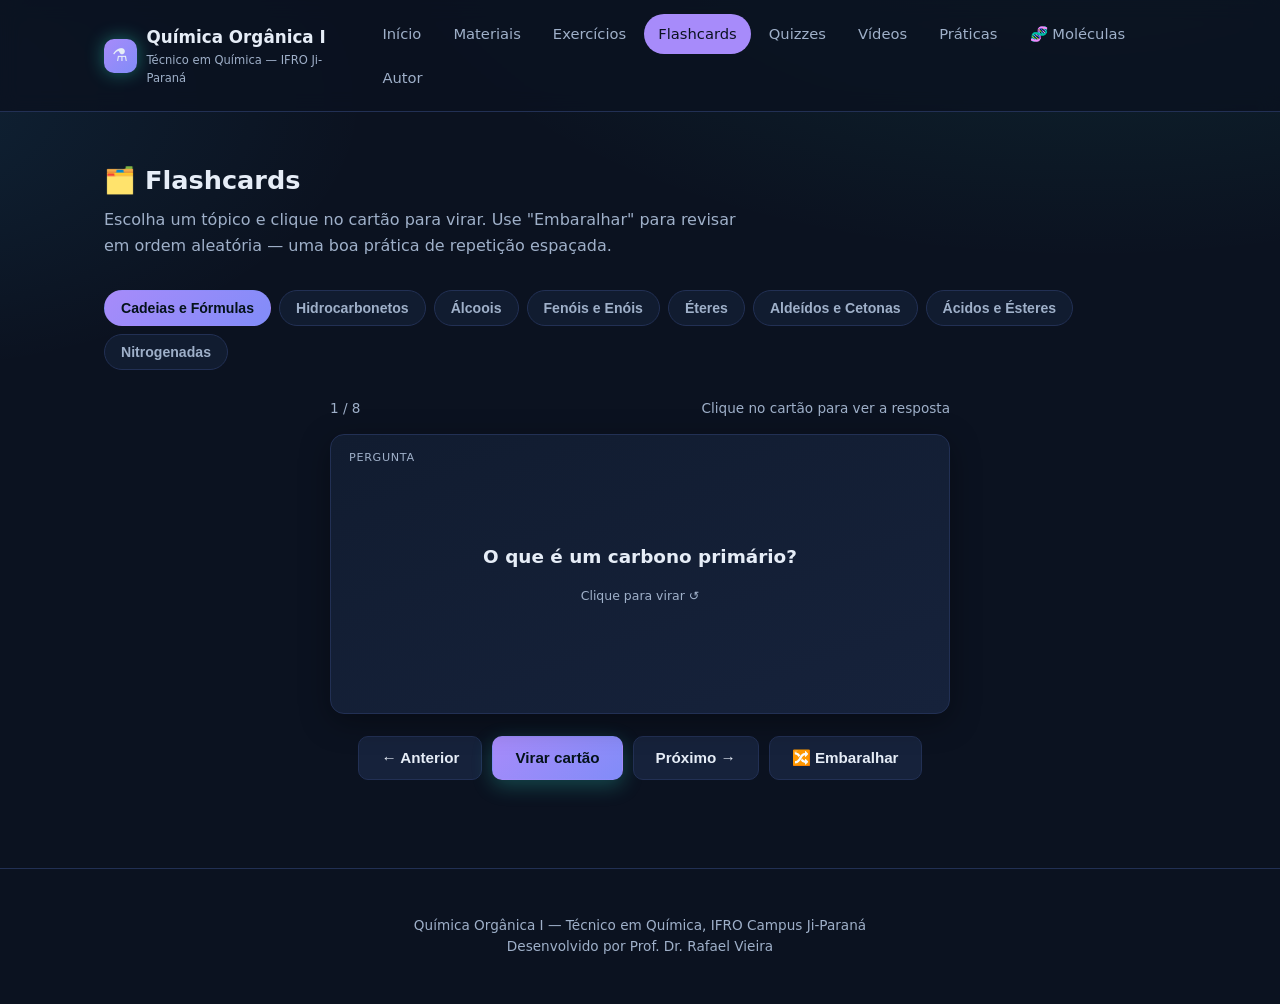
<file: flashcards.html>
<!DOCTYPE html>
<html lang="pt-BR">
<head>
<meta charset="UTF-8">
<meta name="viewport" content="width=device-width, initial-scale=1.0">
<title>Flashcards — Química Orgânica I</title>
<link rel="stylesheet" href="assets/css/style.css">
</head>
<body>

<header class="site-header">
  <nav class="nav">
    <a class="brand" href="index.html">
      <span class="mol">⚗️</span>
      <span>Química Orgânica I<br><small>Técnico em Química — IFRO Ji-Paraná</small></span>
    </a>
    <button class="nav-toggle" aria-label="Abrir menu">☰</button>
    <div class="nav-links">
      <a href="index.html">Início</a>
      <a href="materiais.html">Materiais</a>
      <a href="exercicios.html">Exercícios</a>
      <a href="flashcards.html">Flashcards</a>
      <a href="quizzes.html">Quizzes</a>
      <a href="videos.html">Vídeos</a>
      <a href="praticas.html">Práticas</a>
      <a href="moleculas.html">🧬 Moléculas</a>
      <a href="autor.html">Autor</a>
    </div>
  </nav>
</header>

<section>
  <div class="container">
    <h1 class="section-title">🗂️ Flashcards</h1>
    <p class="section-sub">Escolha um tópico e clique no cartão para virar. Use "Embaralhar" para revisar
      em ordem aleatória — uma boa prática de repetição espaçada.</p>

    <div class="topic-selector" id="topic-chips"></div>

    <div class="flash-wrap">
      <div class="flash-progress">
        <span id="flash-count">0 / 0</span>
        <span>Clique no cartão para ver a resposta</span>
      </div>

      <div class="flashcard" id="flashcard">
        <div class="flashcard-inner">
          <div class="flash-face front">
            <span class="label">Pergunta</span>
            <div class="txt" id="card-front-text"></div>
            <div class="hint">Clique para virar ↺</div>
          </div>
          <div class="flash-face back">
            <span class="label">Resposta</span>
            <div class="txt" id="card-back-text"></div>
          </div>
        </div>
      </div>

      <div class="flash-controls">
        <button class="btn btn-ghost" id="btn-prev">← Anterior</button>
        <button class="btn btn-primary" id="btn-flip">Virar cartão</button>
        <button class="btn btn-ghost" id="btn-next">Próximo →</button>
        <button class="btn btn-ghost" id="btn-shuffle">🔀 Embaralhar</button>
      </div>
    </div>
  </div>
</section>

<footer class="site-footer">
  <div class="container">
    <p>Química Orgânica I — Técnico em Química, IFRO Campus Ji-Paraná<br>
    Desenvolvido por <a href="autor.html">Prof. Dr. Rafael Vieira</a></p>
  </div>
</footer>

<script src="assets/js/topics-data.js"></script>
<script src="assets/js/flashcards-data.js"></script>
<script src="assets/js/app.js"></script>
<script src="assets/js/flashcards.js"></script>
</body>
</html>
</file>
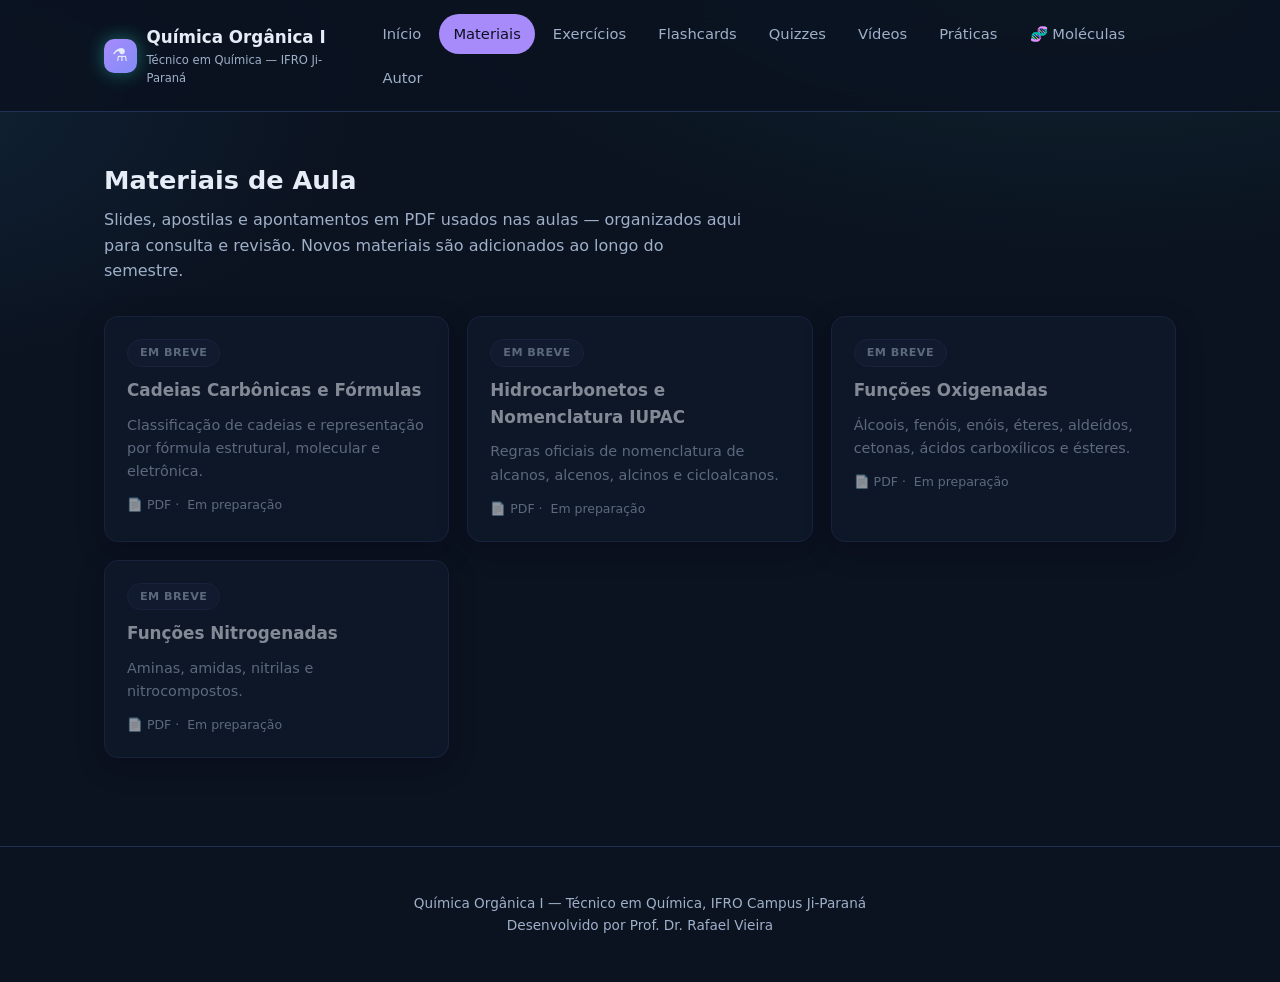
<file: materiais.html>
<!DOCTYPE html>
<html lang="pt-BR">
<head>
<meta charset="UTF-8">
<meta name="viewport" content="width=device-width, initial-scale=1.0">
<title>Materiais — Química Orgânica I</title>
<meta name="description" content="Materiais de aula, slides e apostilas em PDF da disciplina de Química Orgânica I do IFRO Campus Ji-Paraná.">
<link rel="stylesheet" href="assets/css/style.css">
</head>
<body>

<header class="site-header">
  <nav class="nav">
    <a class="brand" href="index.html">
      <span class="mol">⚗️</span>
      <span>Química Orgânica I<br><small>Técnico em Química — IFRO Ji-Paraná</small></span>
    </a>
    <button class="nav-toggle" aria-label="Abrir menu">☰</button>
    <div class="nav-links">
      <a href="index.html">Início</a>
      <a href="materiais.html">Materiais</a>
      <a href="exercicios.html">Exercícios</a>
      <a href="flashcards.html">Flashcards</a>
      <a href="quizzes.html">Quizzes</a>
      <a href="videos.html">Vídeos</a>
      <a href="praticas.html">Práticas</a>
      <a href="moleculas.html">🧬 Moléculas</a>
      <a href="autor.html">Autor</a>
    </div>
  </nav>
</header>

<section>
  <div class="container">
    <h1 class="section-title">Materiais de Aula</h1>
    <p class="section-sub">Slides, apostilas e apontamentos em PDF usados nas aulas — organizados aqui
      para consulta e revisão. Novos materiais são adicionados ao longo do semestre.</p>

    <div class="material-grid" id="materiais-grid">

      <div class="card material-card soon">
        <span class="cat-tag muted">Em breve</span>
        <h3>Cadeias Carbônicas e Fórmulas</h3>
        <p>Classificação de cadeias e representação por fórmula estrutural, molecular e eletrônica.</p>
        <div class="material-meta">📄 PDF · <span>Em preparação</span></div>
      </div>

      <div class="card material-card soon">
        <span class="cat-tag muted">Em breve</span>
        <h3>Hidrocarbonetos e Nomenclatura IUPAC</h3>
        <p>Regras oficiais de nomenclatura de alcanos, alcenos, alcinos e cicloalcanos.</p>
        <div class="material-meta">📄 PDF · <span>Em preparação</span></div>
      </div>

      <div class="card material-card soon">
        <span class="cat-tag muted">Em breve</span>
        <h3>Funções Oxigenadas</h3>
        <p>Álcoois, fenóis, enóis, éteres, aldeídos, cetonas, ácidos carboxílicos e ésteres.</p>
        <div class="material-meta">📄 PDF · <span>Em preparação</span></div>
      </div>

      <div class="card material-card soon">
        <span class="cat-tag muted">Em breve</span>
        <h3>Funções Nitrogenadas</h3>
        <p>Aminas, amidas, nitrilas e nitrocompostos.</p>
        <div class="material-meta">📄 PDF · <span>Em preparação</span></div>
      </div>

    </div>
  </div>
</section>

<footer class="site-footer">
  <div class="container">
    <p>Química Orgânica I — Técnico em Química, IFRO Campus Ji-Paraná<br>
    Desenvolvido por <a href="autor.html">Prof. Dr. Rafael Vieira</a></p>
  </div>
</footer>

<script src="assets/js/app.js"></script>
</body>
</html>
</file>
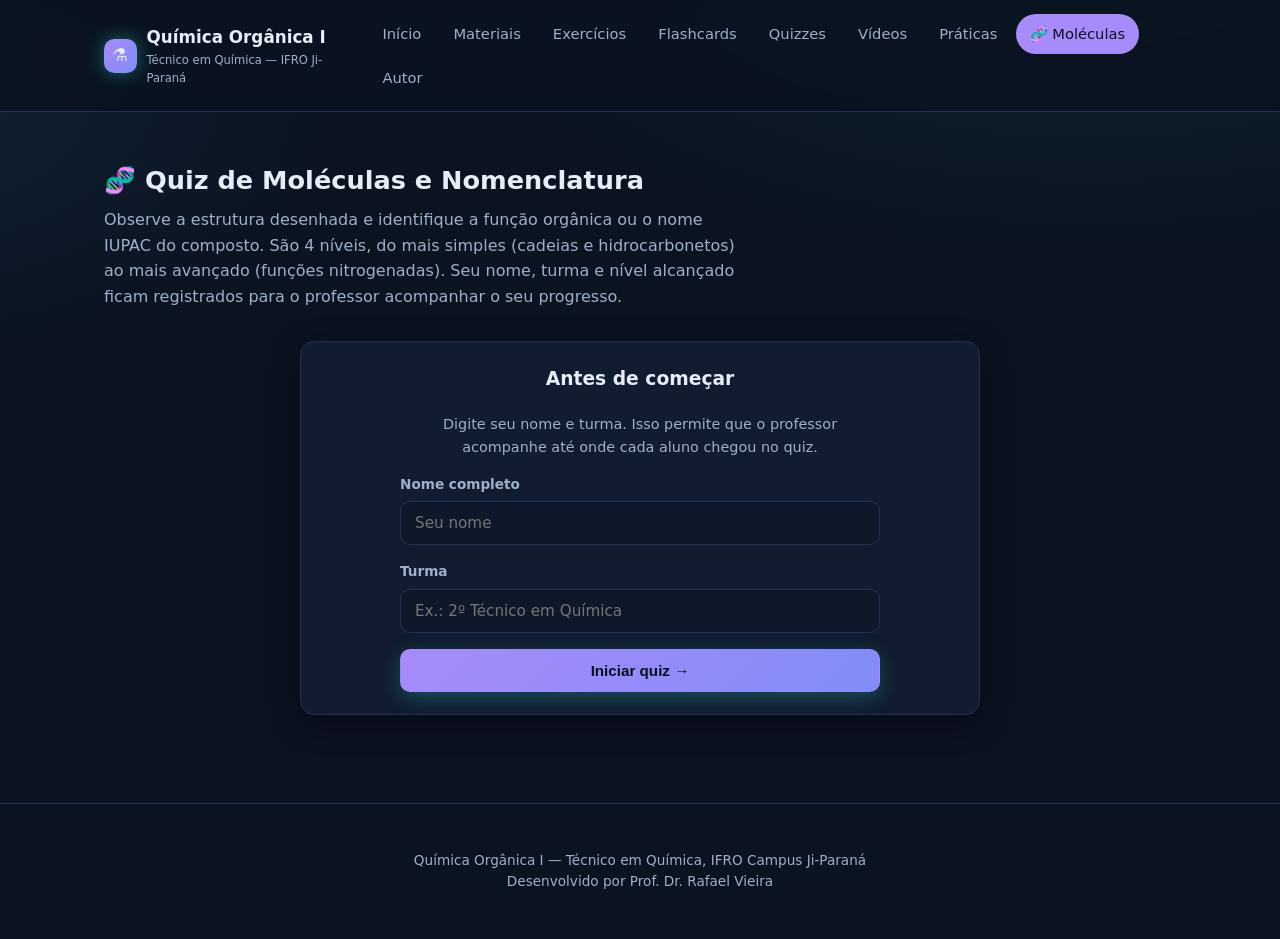
<file: moleculas.html>
<!DOCTYPE html>
<html lang="pt-BR">
<head>
<meta charset="UTF-8">
<meta name="viewport" content="width=device-width, initial-scale=1.0">
<title>Quiz de Moléculas — Química Orgânica I</title>
<meta name="description" content="Quiz interativo de identificação de função orgânica e nomenclatura a partir de estruturas moleculares desenhadas, por níveis.">
<link rel="stylesheet" href="assets/css/style.css">
</head>
<body>

<header class="site-header">
  <nav class="nav">
    <a class="brand" href="index.html">
      <span class="mol">⚗️</span>
      <span>Química Orgânica I<br><small>Técnico em Química — IFRO Ji-Paraná</small></span>
    </a>
    <button class="nav-toggle" aria-label="Abrir menu">☰</button>
    <div class="nav-links">
      <a href="index.html">Início</a>
      <a href="materiais.html">Materiais</a>
      <a href="exercicios.html">Exercícios</a>
      <a href="flashcards.html">Flashcards</a>
      <a href="quizzes.html">Quizzes</a>
      <a href="videos.html">Vídeos</a>
      <a href="praticas.html">Práticas</a>
      <a href="moleculas.html">🧬 Moléculas</a>
      <a href="autor.html">Autor</a>
    </div>
  </nav>
</header>

<section>
  <div class="container">
    <h1 class="section-title">🧬 Quiz de Moléculas e Nomenclatura</h1>
    <p class="section-sub">Observe a estrutura desenhada e identifique a função orgânica ou o nome IUPAC
      do composto. São 4 níveis, do mais simples (cadeias e hidrocarbonetos) ao mais avançado (funções
      nitrogenadas). Seu nome, turma e nível alcançado ficam registrados para o professor acompanhar o
      seu progresso.</p>

    <div class="quiz-wrap">
      <div class="card" id="mol-body"></div>
    </div>
  </div>
</section>

<footer class="site-footer">
  <div class="container">
    <p>Química Orgânica I — Técnico em Química, IFRO Campus Ji-Paraná<br>
    Desenvolvido por <a href="autor.html">Prof. Dr. Rafael Vieira</a></p>
  </div>
</footer>

<script src="assets/js/mol-render.js"></script>
<script src="assets/js/molecules-data.js"></script>
<script src="assets/js/sheets-config.js"></script>
<script src="assets/js/app.js"></script>
<script src="assets/js/molecules-quiz.js"></script>
</body>
</html>
</file>
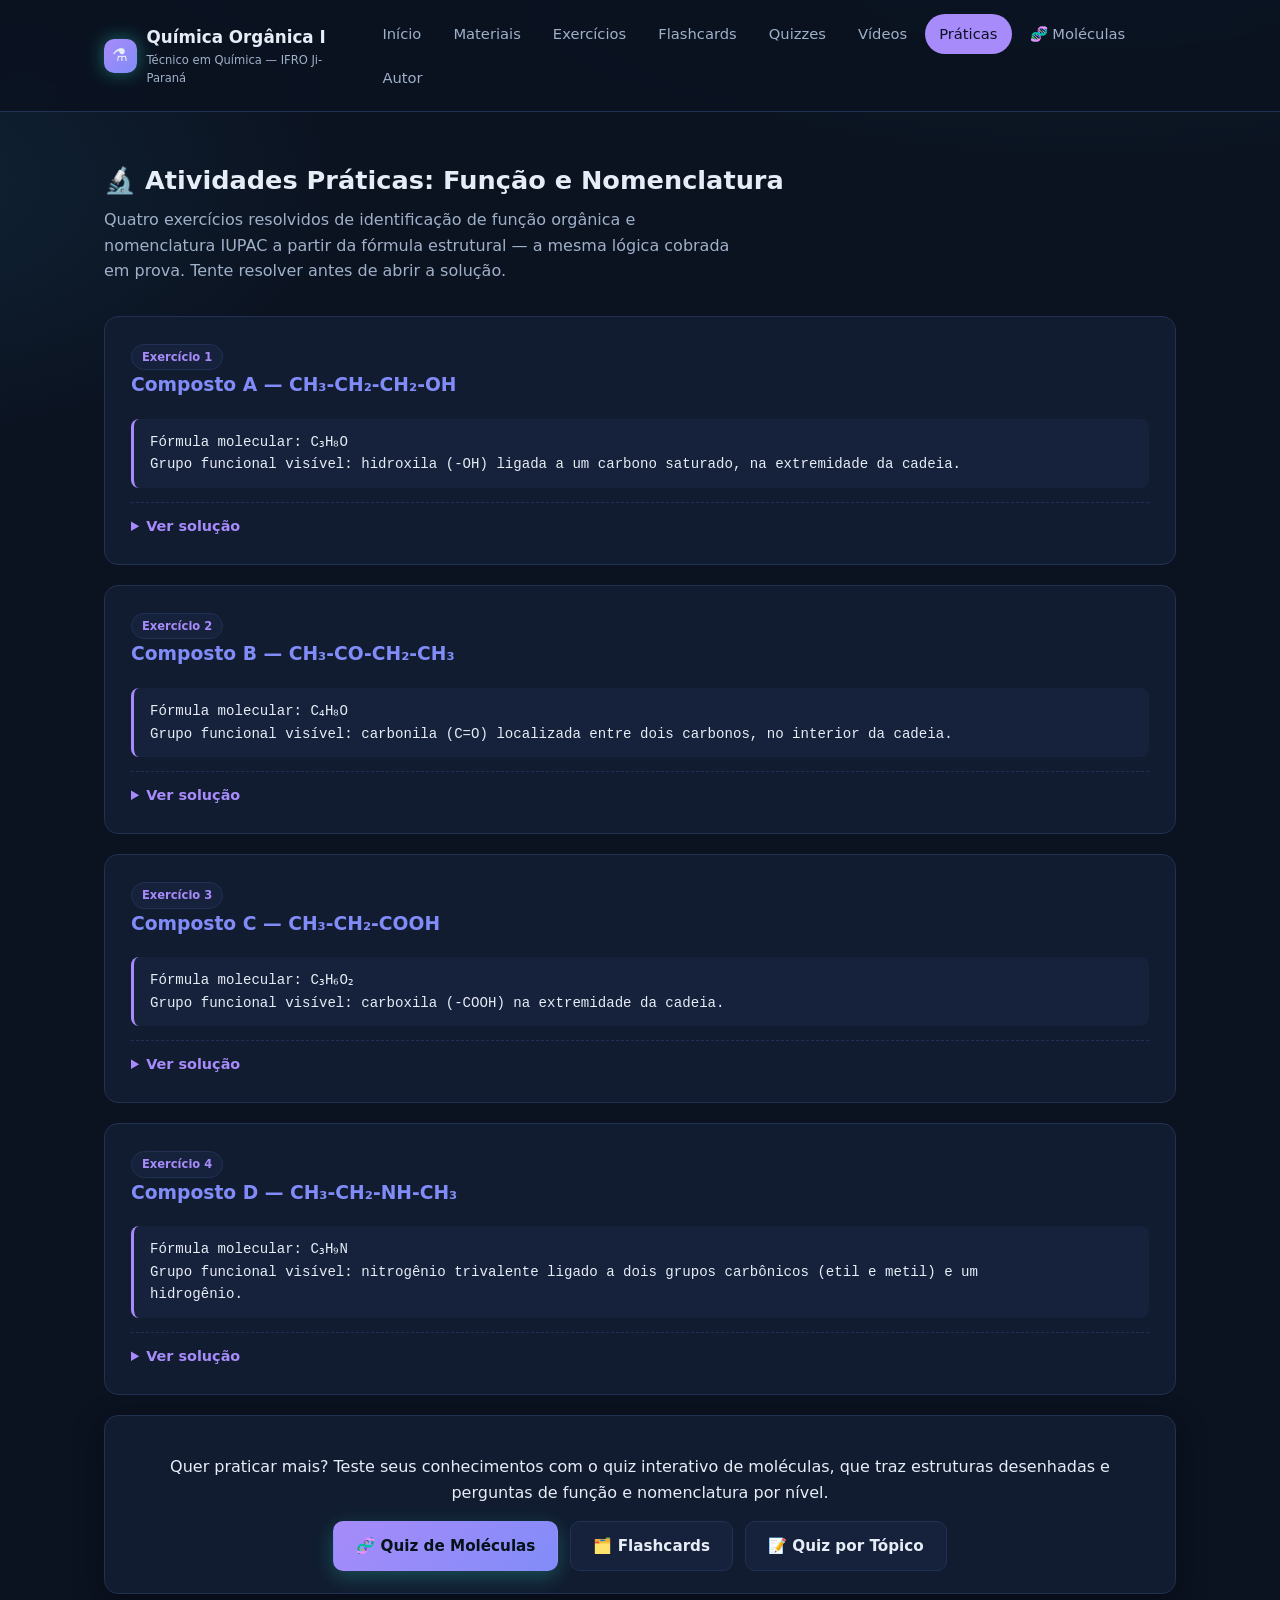
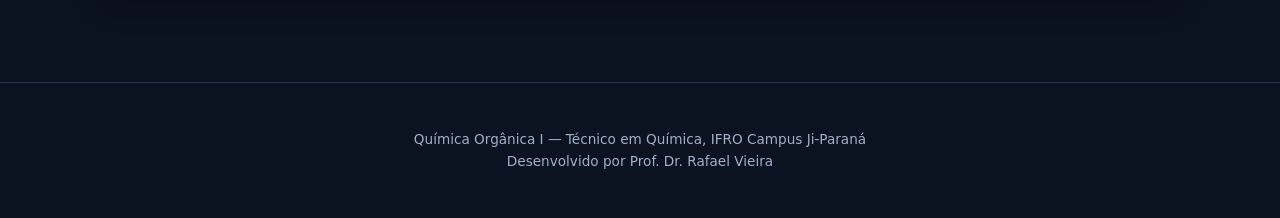
<file: praticas.html>
<!DOCTYPE html>
<html lang="pt-BR">
<head>
<meta charset="UTF-8">
<meta name="viewport" content="width=device-width, initial-scale=1.0">
<title>Atividades Práticas — Química Orgânica I</title>
<link rel="stylesheet" href="assets/css/style.css">
</head>
<body>

<header class="site-header">
  <nav class="nav">
    <a class="brand" href="index.html">
      <span class="mol">⚗️</span>
      <span>Química Orgânica I<br><small>Técnico em Química — IFRO Ji-Paraná</small></span>
    </a>
    <button class="nav-toggle" aria-label="Abrir menu">☰</button>
    <div class="nav-links">
      <a href="index.html">Início</a>
      <a href="materiais.html">Materiais</a>
      <a href="exercicios.html">Exercícios</a>
      <a href="flashcards.html">Flashcards</a>
      <a href="quizzes.html">Quizzes</a>
      <a href="videos.html">Vídeos</a>
      <a href="praticas.html">Práticas</a>
      <a href="moleculas.html">🧬 Moléculas</a>
      <a href="autor.html">Autor</a>
    </div>
  </nav>
</header>

<section>
  <div class="container">
    <h1 class="section-title">🔬 Atividades Práticas: Função e Nomenclatura</h1>
    <p class="section-sub">Quatro exercícios resolvidos de identificação de função orgânica e nomenclatura
      IUPAC a partir da fórmula estrutural — a mesma lógica cobrada em prova. Tente resolver antes de
      abrir a solução.</p>

    <div class="practical-block">
      <span class="badge">Exercício 1</span>
      <h3>Composto A — CH₃-CH₂-CH₂-OH</h3>
      <div class="data">Fórmula molecular: C₃H₈O
Grupo funcional visível: hidroxila (-OH) ligada a um carbono saturado, na extremidade da cadeia.</div>
      <details class="solution">
        <summary>Ver solução</summary>
        <p><strong>Função: álcool primário. Nome IUPAC: propan-1-ol.</strong></p>
        <p>A hidroxila está ligada a um carbono que, por sua vez, está ligado a apenas um outro carbono
        (carbono primário), classificando o composto como álcool primário. A cadeia tem três carbonos,
        recebendo o prefixo "propan-", o sufixo "-ol" indica a função álcool, e o localizador "1" indica
        a posição da hidroxila a partir da extremidade mais próxima.</p>
      </details>
    </div>

    <div class="practical-block">
      <span class="badge">Exercício 2</span>
      <h3>Composto B — CH₃-CO-CH₂-CH₃</h3>
      <div class="data">Fórmula molecular: C₄H₈O
Grupo funcional visível: carbonila (C=O) localizada entre dois carbonos, no interior da cadeia.</div>
      <details class="solution">
        <summary>Ver solução</summary>
        <p><strong>Função: cetona. Nome IUPAC: butan-2-ona.</strong></p>
        <p>Como a carbonila está no interior da cadeia (ligada a dois carbonos, não a um hidrogênio na
        extremidade), o composto é uma cetona, não um aldeído. A cadeia principal tem 4 carbonos
        (but-), sufixo "-ona" indica cetona, e o localizador "2" indica a posição da carbonila, numerando
        pelo lado que dá o menor número.</p>
      </details>
    </div>

    <div class="practical-block">
      <span class="badge">Exercício 3</span>
      <h3>Composto C — CH₃-CH₂-COOH</h3>
      <div class="data">Fórmula molecular: C₃H₆O₂
Grupo funcional visível: carboxila (-COOH) na extremidade da cadeia.</div>
      <details class="solution">
        <summary>Ver solução</summary>
        <p><strong>Função: ácido carboxílico. Nome IUPAC: ácido propanoico.</strong></p>
        <p>A carboxila (combinação de carbonila e hidroxila no mesmo carbono) sempre ocupa a extremidade
        da cadeia principal e recebe a numeração 1. Com três carbonos, o nome segue o padrão "ácido
        -oico", resultando em ácido propanoico (nome usual: ácido propiônico).</p>
      </details>
    </div>

    <div class="practical-block">
      <span class="badge">Exercício 4</span>
      <h3>Composto D — CH₃-CH₂-NH-CH₃</h3>
      <div class="data">Fórmula molecular: C₃H₉N
Grupo funcional visível: nitrogênio trivalente ligado a dois grupos carbônicos (etil e metil) e um
hidrogênio.</div>
      <details class="solution">
        <summary>Ver solução</summary>
        <p><strong>Função: amina secundária. Nome IUPAC: N-metiletanamina.</strong></p>
        <p>O nitrogênio está ligado a dois grupos carbônicos (etil e metil), caracterizando uma amina
        secundária. Na nomenclatura substitutiva, escolhe-se a cadeia mais longa ligada ao N como cadeia
        principal (etanamina) e o grupo menor é citado como substituinte no nitrogênio, com o prefixo
        "N-" (N-metiletanamina).</p>
      </details>
    </div>

    <div class="card" style="text-align:center; margin-top: 10px;">
      <p style="margin-bottom: 16px;">Quer praticar mais? Teste seus conhecimentos com o quiz interativo
      de moléculas, que traz estruturas desenhadas e perguntas de função e nomenclatura por nível.</p>
      <div class="hero-actions">
        <a class="btn btn-primary" href="moleculas.html">🧬 Quiz de Moléculas</a>
        <a class="btn btn-ghost" href="flashcards.html">🗂️ Flashcards</a>
        <a class="btn btn-ghost" href="quizzes.html">📝 Quiz por Tópico</a>
      </div>
    </div>
  </div>
</section>

<footer class="site-footer">
  <div class="container">
    <p>Química Orgânica I — Técnico em Química, IFRO Campus Ji-Paraná<br>
    Desenvolvido por <a href="autor.html">Prof. Dr. Rafael Vieira</a></p>
  </div>
</footer>

<script src="assets/js/app.js"></script>
</body>
</html>
</file>
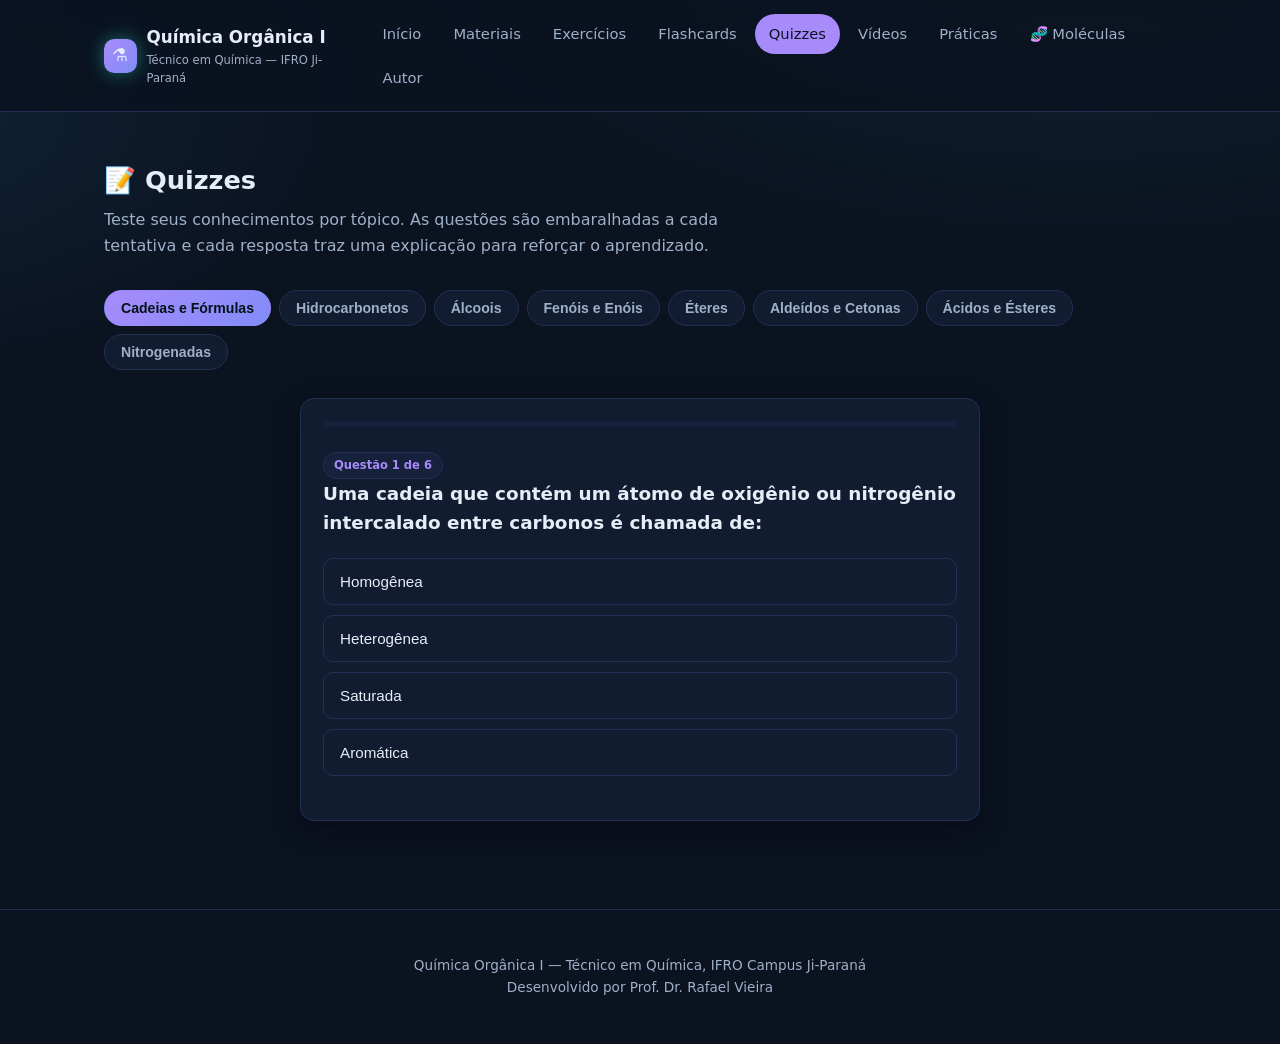
<file: quizzes.html>
<!DOCTYPE html>
<html lang="pt-BR">
<head>
<meta charset="UTF-8">
<meta name="viewport" content="width=device-width, initial-scale=1.0">
<title>Quizzes — Química Orgânica I</title>
<link rel="stylesheet" href="assets/css/style.css">
</head>
<body>

<header class="site-header">
  <nav class="nav">
    <a class="brand" href="index.html">
      <span class="mol">⚗️</span>
      <span>Química Orgânica I<br><small>Técnico em Química — IFRO Ji-Paraná</small></span>
    </a>
    <button class="nav-toggle" aria-label="Abrir menu">☰</button>
    <div class="nav-links">
      <a href="index.html">Início</a>
      <a href="materiais.html">Materiais</a>
      <a href="exercicios.html">Exercícios</a>
      <a href="flashcards.html">Flashcards</a>
      <a href="quizzes.html">Quizzes</a>
      <a href="videos.html">Vídeos</a>
      <a href="praticas.html">Práticas</a>
      <a href="moleculas.html">🧬 Moléculas</a>
      <a href="autor.html">Autor</a>
    </div>
  </nav>
</header>

<section>
  <div class="container">
    <h1 class="section-title">📝 Quizzes</h1>
    <p class="section-sub">Teste seus conhecimentos por tópico. As questões são embaralhadas a cada tentativa
      e cada resposta traz uma explicação para reforçar o aprendizado.</p>

    <div class="topic-selector" id="quiz-topic-chips"></div>

    <div class="quiz-wrap">
      <div class="card" id="quiz-body"></div>
    </div>
  </div>
</section>

<footer class="site-footer">
  <div class="container">
    <p>Química Orgânica I — Técnico em Química, IFRO Campus Ji-Paraná<br>
    Desenvolvido por <a href="autor.html">Prof. Dr. Rafael Vieira</a></p>
  </div>
</footer>

<script src="assets/js/topics-data.js"></script>
<script src="assets/js/quizzes-data.js"></script>
<script src="assets/js/app.js"></script>
<script src="assets/js/quizzes.js"></script>
</body>
</html>
</file>
<file: assets/css/style.css>
/* =========================================================
   Química Orgânica II — IFRO Ji-Paraná
   Tema: Científico Moderno (dark, petróleo + aqua)
   ========================================================= */

:root{
  --bg: #0b1220;
  --bg-alt: #0f172a;
  --surface: #111c30;
  --surface-2: #16223b;
  --border: #223054;
  --text: #e6edf7;
  --text-muted: #9fb0c9;
  --accent: #a78bfa;      /* violeta */
  --accent-2: #818cf8;    /* indigo */
  --accent-3: #2dd4bf;    /* teal, detalhes */
  --success: #4ade80;
  --danger: #f87171;
  --warning: #fbbf24;
  --radius: 14px;
  --shadow: 0 8px 30px rgba(0,0,0,0.35);
  --font-body: 'Inter', system-ui, -apple-system, Segoe UI, Roboto, Arial, sans-serif;
  --font-mono: 'JetBrains Mono', 'Fira Code', Consolas, monospace;
  --maxw: 1120px;
}

*{ box-sizing: border-box; }
html{ scroll-behavior: smooth; }

body{
  margin: 0;
  font-family: var(--font-body);
  background:
    radial-gradient(1200px 600px at 85% -10%, rgba(45,212,191,0.12), transparent 60%),
    radial-gradient(900px 500px at -10% 10%, rgba(56,189,248,0.10), transparent 55%),
    var(--bg);
  color: var(--text);
  line-height: 1.6;
  min-height: 100vh;
}

a{ color: var(--accent); text-decoration: none; }
a:hover{ color: var(--accent-2); }

img{ max-width: 100%; display: block; }

.container{
  max-width: var(--maxw);
  margin: 0 auto;
  padding: 0 24px;
}

/* ---------- NAV ---------- */
.site-header{
  position: sticky;
  top: 0;
  z-index: 100;
  background: rgba(11,18,32,0.85);
  backdrop-filter: blur(10px);
  border-bottom: 1px solid var(--border);
}
.nav{
  max-width: var(--maxw);
  margin: 0 auto;
  padding: 14px 24px;
  display: flex;
  align-items: center;
  justify-content: space-between;
  gap: 16px;
  position: relative;
}
.brand{
  display: flex;
  align-items: center;
  gap: 10px;
  font-weight: 700;
  color: var(--text);
  font-size: 1.05rem;
}
.brand .mol{
  width: 34px; height: 34px;
  border-radius: 10px;
  background: linear-gradient(135deg, var(--accent), var(--accent-2));
  display: flex; align-items: center; justify-content: center;
  font-size: 1.1rem;
  box-shadow: 0 0 18px rgba(45,212,191,0.45);
}
.brand small{ display:block; font-weight: 400; color: var(--text-muted); font-size: 0.72rem; }

.nav-links{
  display: flex;
  gap: 4px;
  align-items: center;
  flex-wrap: wrap;
}
.nav-links a{
  color: var(--text-muted);
  padding: 8px 14px;
  border-radius: 999px;
  font-size: 0.92rem;
  font-weight: 500;
  transition: all .15s ease;
}
.nav-links a:hover{ color: var(--text); background: var(--surface-2); }
.nav-links a.active{ color: var(--bg); background: var(--accent); }

.nav-toggle{
  display: none;
  background: var(--surface-2);
  border: 1px solid var(--border);
  color: var(--text);
  border-radius: 8px;
  padding: 8px 10px;
  cursor: pointer;
}

@media (max-width: 880px){
  .nav-toggle{ display: block; }
  .nav-links{
    display: none;
    position: absolute;
    top: 64px; left: 0; right: 0;
    background: var(--bg-alt);
    border-bottom: 1px solid var(--border);
    flex-direction: column;
    align-items: stretch;
    padding: 10px 16px 16px;
  }
  .nav-links.open{ display: flex; }
  .nav-links a{ padding: 12px 14px; }
}

/* ---------- HERO ---------- */
.hero{
  padding: 72px 0 56px;
  text-align: center;
}
.hero .eyebrow{
  display: inline-block;
  padding: 6px 14px;
  border-radius: 999px;
  background: var(--surface-2);
  border: 1px solid var(--border);
  color: var(--accent);
  font-size: 0.8rem;
  font-weight: 600;
  letter-spacing: 0.04em;
  text-transform: uppercase;
  margin-bottom: 18px;
}
.hero h1{
  font-size: clamp(2rem, 4.5vw, 3.2rem);
  margin: 0 0 16px;
  font-weight: 800;
  letter-spacing: -0.02em;
  background: linear-gradient(90deg, var(--text), var(--accent-2) 70%);
  -webkit-background-clip: text;
  background-clip: text;
  color: transparent;
}
.hero p.lead{
  max-width: 680px;
  margin: 0 auto 28px;
  color: var(--text-muted);
  font-size: 1.05rem;
}
.hero-actions{
  display: flex;
  gap: 12px;
  justify-content: center;
  flex-wrap: wrap;
}

.btn{
  display: inline-flex;
  align-items: center;
  gap: 8px;
  padding: 12px 22px;
  border-radius: 10px;
  font-weight: 600;
  font-size: 0.95rem;
  border: 1px solid transparent;
  cursor: pointer;
  transition: transform .15s ease, box-shadow .15s ease;
}
.btn:hover{ transform: translateY(-1px); }
.btn-primary{
  background: linear-gradient(135deg, var(--accent), var(--accent-2));
  color: #04121a;
  box-shadow: 0 6px 20px rgba(45,212,191,0.28);
}
.btn-primary:hover{ color: #04121a; }
.btn-ghost{
  background: var(--surface-2);
  color: var(--text);
  border-color: var(--border);
}
.btn-ghost:hover{ color: var(--text); border-color: var(--accent); }
.btn-sm{ padding: 8px 14px; font-size: 0.85rem; }

/* ---------- SECTIONS / CARDS ---------- */
section{ padding: 48px 0; }
.section-title{
  font-size: 1.6rem;
  font-weight: 700;
  margin: 0 0 6px;
}
.section-sub{
  color: var(--text-muted);
  margin: 0 0 32px;
  max-width: 640px;
}

.grid{
  display: grid;
  gap: 18px;
  grid-template-columns: repeat(auto-fit, minmax(260px, 1fr));
}

.card{
  background: var(--surface);
  border: 1px solid var(--border);
  border-radius: var(--radius);
  padding: 22px;
  box-shadow: var(--shadow);
  transition: border-color .15s ease, transform .15s ease;
}
.card:hover{ border-color: var(--accent); transform: translateY(-2px); }

.topic-card{
  display: flex;
  flex-direction: column;
  gap: 10px;
}
.topic-card h3{ margin: 0; font-size: 1.05rem; }
.topic-card p{ margin: 0; color: var(--text-muted); font-size: 0.9rem; }
.topic-card .tags{ display: flex; gap: 8px; flex-wrap: wrap; margin-top: 6px; }
.tag{
  font-size: 0.72rem;
  padding: 4px 10px;
  border-radius: 999px;
  background: var(--surface-2);
  color: var(--accent);
  border: 1px solid var(--border);
}

.tool-card{
  display: flex;
  flex-direction: column;
  align-items: flex-start;
  gap: 10px;
  max-width: 380px;
}
.tool-card h3{ margin: 0; font-size: 1.1rem; }
.tool-card p{ margin: 0; color: var(--text-muted); font-size: 0.9rem; }

/* Tag de categoria (substitui os ícones dos cards) */
.cat-tag{
  display: inline-block;
  align-self: flex-start;
  font-size: 0.7rem;
  font-weight: 700;
  letter-spacing: 0.04em;
  text-transform: uppercase;
  padding: 4px 12px;
  border-radius: 999px;
  border: 1px solid transparent;
}
.cat-tag.violet{
  background: rgba(167,139,250,0.12);
  color: var(--accent-3);
  border-color: rgba(167,139,250,0.3);
}
.cat-tag.teal{
  background: rgba(45,212,191,0.12);
  color: var(--accent);
  border-color: rgba(45,212,191,0.3);
}
.cat-tag.blue{
  background: rgba(56,189,248,0.12);
  color: var(--accent-2);
  border-color: rgba(56,189,248,0.3);
}
.cat-tag.amber{
  background: rgba(251,191,36,0.12);
  color: var(--warning);
  border-color: rgba(251,191,36,0.3);
}
.cat-tag.green{
  background: rgba(74,222,128,0.12);
  color: var(--success);
  border-color: rgba(74,222,128,0.3);
}
.cat-tag.muted{
  background: var(--surface-2);
  color: var(--text-muted);
  border-color: var(--border);
}

/* ---------- MATERIAIS ---------- */
.material-grid{
  display: grid;
  gap: 18px;
  grid-template-columns: repeat(auto-fit, minmax(260px, 1fr));
}
.material-card{
  display: flex;
  flex-direction: column;
  gap: 10px;
}
.material-card h3{ margin: 0; font-size: 1.05rem; }
.material-card p{ margin: 0; color: var(--text-muted); font-size: 0.9rem; }
.material-card .material-meta{
  display: flex;
  gap: 8px;
  align-items: center;
  color: var(--text-muted);
  font-size: 0.78rem;
  margin-top: 2px;
}
.material-card.soon{
  opacity: 0.55;
}
.material-card.soon:hover{ border-color: var(--border); transform: none; }

/* ---------- TOPIC SELECTOR (flashcards/quiz/videos) ---------- */
.topic-selector{
  display: flex;
  gap: 8px;
  flex-wrap: wrap;
  margin-bottom: 28px;
}
.topic-chip{
  padding: 9px 16px;
  border-radius: 999px;
  background: var(--surface);
  border: 1px solid var(--border);
  color: var(--text-muted);
  font-size: 0.88rem;
  font-weight: 600;
  cursor: pointer;
  transition: all .15s ease;
}
.topic-chip:hover{ border-color: var(--accent); color: var(--text); }
.topic-chip.active{
  background: linear-gradient(135deg, var(--accent), var(--accent-2));
  color: #04121a;
  border-color: transparent;
}

/* ---------- FLASHCARDS ---------- */
.flash-wrap{ max-width: 620px; margin: 0 auto; }
.flash-progress{
  display: flex; justify-content: space-between; align-items: center;
  margin-bottom: 14px; color: var(--text-muted); font-size: 0.85rem;
}
.flashcard{
  perspective: 1400px;
  height: 280px;
  margin-bottom: 22px;
  cursor: pointer;
}
.flashcard-inner{
  position: relative;
  width: 100%; height: 100%;
  transition: transform 0.5s cubic-bezier(.4,.2,.2,1);
  transform-style: preserve-3d;
}
.flashcard.flipped .flashcard-inner{ transform: rotateY(180deg); }
.flash-face{
  position: absolute; inset: 0;
  backface-visibility: hidden;
  border-radius: var(--radius);
  border: 1px solid var(--border);
  display: flex; flex-direction: column; align-items: center; justify-content: center;
  text-align: center;
  padding: 32px;
  background: var(--surface);
  box-shadow: var(--shadow);
}
.flash-face.front{ background: linear-gradient(160deg, var(--surface), var(--surface-2)); }
.flash-face.back{
  transform: rotateY(180deg);
  background: linear-gradient(160deg, #123b38, var(--surface));
  border-color: var(--accent);
}
.flash-face .label{
  position: absolute; top: 14px; left: 18px;
  font-size: 0.7rem; text-transform: uppercase; letter-spacing: 0.06em;
  color: var(--text-muted);
}
.flash-face .txt{ font-size: 1.15rem; font-weight: 600; }
.flash-face .hint{ margin-top: 14px; font-size: 0.78rem; color: var(--text-muted); }
.flash-controls{
  display: flex; justify-content: center; gap: 10px; flex-wrap: wrap;
}

/* ---------- QUIZ ---------- */
.quiz-wrap{ max-width: 680px; margin: 0 auto; }
.quiz-progress-bar{
  height: 6px; border-radius: 999px; background: var(--surface-2);
  overflow: hidden; margin-bottom: 24px;
}
.quiz-progress-fill{
  height: 100%; background: linear-gradient(90deg, var(--accent), var(--accent-2));
  transition: width .3s ease;
}
.quiz-question{ font-size: 1.15rem; font-weight: 700; margin-bottom: 20px; }
.quiz-options{ display: flex; flex-direction: column; gap: 10px; margin-bottom: 22px; }
.quiz-option{
  text-align: left;
  padding: 14px 16px;
  border-radius: 10px;
  background: var(--surface);
  border: 1px solid var(--border);
  color: var(--text);
  cursor: pointer;
  font-size: 0.95rem;
  transition: all .15s ease;
}
.quiz-option:hover{ border-color: var(--accent-2); }
.quiz-option.correct{ border-color: var(--success); background: rgba(74,222,128,0.12); }
.quiz-option.incorrect{ border-color: var(--danger); background: rgba(248,113,113,0.12); }
.quiz-option:disabled{ cursor: default; }
.quiz-explain{
  background: var(--surface-2);
  border: 1px solid var(--border);
  border-radius: 10px;
  padding: 16px;
  font-size: 0.92rem;
  color: var(--text-muted);
  margin-bottom: 20px;
}
.quiz-score{
  text-align: center;
  padding: 40px 20px;
}
.quiz-score .big{ font-size: 3rem; font-weight: 800; color: var(--accent); }

/* ---------- VIDEOS ---------- */
.video-grid{
  display: grid;
  gap: 22px;
  grid-template-columns: repeat(auto-fit, minmax(300px, 1fr));
}
.video-card{
  background: var(--surface);
  border: 1px solid var(--border);
  border-radius: var(--radius);
  overflow: hidden;
  box-shadow: var(--shadow);
}
.video-card .frame-wrap{ position: relative; padding-top: 56.25%; background: #000; cursor: pointer; }
.video-card iframe{ position: absolute; inset: 0; width: 100%; height: 100%; border: 0; }
.video-thumb{
  position: absolute; inset: 0;
  width: 100%; height: 100%;
  object-fit: cover;
}
.play-btn{
  position: absolute; top: 50%; left: 50%;
  transform: translate(-50%, -50%);
  width: 62px; height: 62px;
  border-radius: 50%;
  background: rgba(0,0,0,0.55);
  border: 2px solid var(--accent);
  color: #fff;
  font-size: 1.4rem;
  display: flex; align-items: center; justify-content: center;
  cursor: pointer;
  transition: all .15s ease;
}
.play-btn::before{ content: "▶"; margin-left: 3px; }
.frame-wrap:hover .play-btn{
  background: var(--accent);
  color: #04121a;
  transform: translate(-50%, -50%) scale(1.08);
}
.video-card .meta{ padding: 16px 18px; }
.video-card .meta h4{ margin: 0 0 6px; font-size: 1rem; }
.video-card .meta p{ margin: 0; color: var(--text-muted); font-size: 0.85rem; }
.video-card .meta .channel{ color: var(--accent); font-size: 0.78rem; font-weight: 600; margin-top: 8px; display: block; }

/* ---------- PRÁTICAS ---------- */
.practical-block{
  background: var(--surface);
  border: 1px solid var(--border);
  border-radius: var(--radius);
  padding: 26px;
  margin-bottom: 20px;
}
.practical-block h3{ margin-top: 0; color: var(--accent-2); }
.practical-block .data{
  background: var(--surface-2);
  border-left: 3px solid var(--accent);
  padding: 12px 16px;
  border-radius: 8px;
  font-family: var(--font-mono);
  font-size: 0.88rem;
  margin: 14px 0;
  white-space: pre-wrap;
}
details.solution{
  margin-top: 14px;
  border-top: 1px dashed var(--border);
  padding-top: 12px;
}
details.solution summary{
  cursor: pointer;
  color: var(--accent);
  font-weight: 600;
  font-size: 0.9rem;
}
details.solution[open] summary{ margin-bottom: 10px; }

/* ---------- AUTOR ---------- */
.author-hero{
  display: flex;
  gap: 36px;
  align-items: center;
  flex-wrap: wrap;
  padding: 40px 0;
}
.author-photo{
  width: 220px; height: 220px;
  border-radius: 20px;
  object-fit: cover;
  border: 2px solid var(--border);
  box-shadow: var(--shadow);
}
.author-info h1{ margin: 0 0 6px; font-size: 1.9rem; }
.author-info .role{ color: var(--accent); font-weight: 600; margin-bottom: 14px; }
.author-info p{ color: var(--text-muted); max-width: 560px; }
.author-links{ display: flex; gap: 10px; margin-top: 16px; flex-wrap: wrap; }

/* ---------- FOOTER ---------- */
.site-footer{
  border-top: 1px solid var(--border);
  padding: 32px 0;
  margin-top: 40px;
  color: var(--text-muted);
  font-size: 0.85rem;
  text-align: center;
}
.site-footer a{ color: var(--text-muted); }
.site-footer a:hover{ color: var(--accent); }

/* ---------- Utilities ---------- */
.empty-state{
  text-align: center;
  padding: 40px 20px;
  color: var(--text-muted);
}
.badge{
  display: inline-block;
  padding: 3px 10px;
  border-radius: 999px;
  font-size: 0.72rem;
  font-weight: 700;
  background: var(--surface-2);
  color: var(--accent);
  border: 1px solid var(--border);
}

/* ---------- QUIZ DE MOLÉCULAS ---------- */
.mol-gate{
  max-width: 480px;
  margin: 0 auto;
  text-align: center;
}
.mol-gate .field{
  text-align: left;
  margin-bottom: 16px;
}
.mol-gate label{
  display: block;
  font-size: 0.85rem;
  color: var(--text-muted);
  margin-bottom: 6px;
  font-weight: 600;
}
.mol-gate input{
  width: 100%;
  padding: 12px 14px;
  border-radius: 10px;
  border: 1px solid var(--border);
  background: var(--bg-alt);
  color: var(--text);
  font-size: 0.95rem;
  font-family: var(--font-body);
}
.mol-gate input:focus{ outline: none; border-color: var(--accent); }
.mol-gate .hint-small{ font-size: 0.78rem; color: var(--text-muted); margin-top: -8px; margin-bottom: 18px; }

.mol-levels{
  display: flex;
  justify-content: center;
  gap: 8px;
  flex-wrap: wrap;
  margin-bottom: 24px;
}
.mol-level-dot{
  width: 34px; height: 34px;
  border-radius: 50%;
  display: flex; align-items: center; justify-content: center;
  font-size: 0.85rem; font-weight: 700;
  background: var(--surface-2);
  border: 1px solid var(--border);
  color: var(--text-muted);
}
.mol-level-dot.done{ background: var(--success); color: #04121a; border-color: var(--success); }
.mol-level-dot.current{ background: linear-gradient(135deg, var(--accent), var(--accent-2)); color: #04121a; border-color: transparent; }

.mol-timer-row{
  display: flex;
  align-items: center;
  gap: 10px;
  margin-bottom: 16px;
}
.mol-timer-bar{
  flex: 1;
  height: 8px;
  border-radius: 999px;
  background: var(--surface-2);
  overflow: hidden;
}
.mol-timer-fill{
  height: 100%;
  width: 100%;
  background: linear-gradient(90deg, var(--accent), var(--accent-2));
  transition: width 1s linear, background-color .2s ease;
}
.mol-timer-fill.low{ background: var(--danger); }
.mol-timer-label{
  font-family: var(--font-mono);
  font-size: 0.8rem;
  font-weight: 700;
  color: var(--text-muted);
  min-width: 32px;
  text-align: right;
}

.mol-drawing{
  display: flex;
  justify-content: center;
  padding: 18px 10px;
  background: var(--bg-alt);
  border: 1px solid var(--border);
  border-radius: 10px;
  margin-bottom: 20px;
  color: var(--text);
}
.mol-svg{ width: 100%; max-width: 320px; height: auto; }
.mol-img{
  width: 100%;
  max-width: 320px;
  height: auto;
  border-radius: 6px;
  background: #fff;
  padding: 6px;
}

.mol-ask-type{
  text-align: center;
  font-size: 0.82rem;
  color: var(--accent);
  font-weight: 700;
  text-transform: uppercase;
  letter-spacing: 0.04em;
  margin-bottom: 8px;
}

.mol-final{
  text-align: center;
  padding: 30px 16px;
}
.mol-final .big{ font-size: 2.6rem; font-weight: 800; color: var(--accent); margin-bottom: 6px; }
.mol-final .sub{ color: var(--text-muted); margin-bottom: 22px; }
.mol-log-status{
  font-size: 0.8rem;
  color: var(--text-muted);
  margin-top: 10px;
}
</file>
